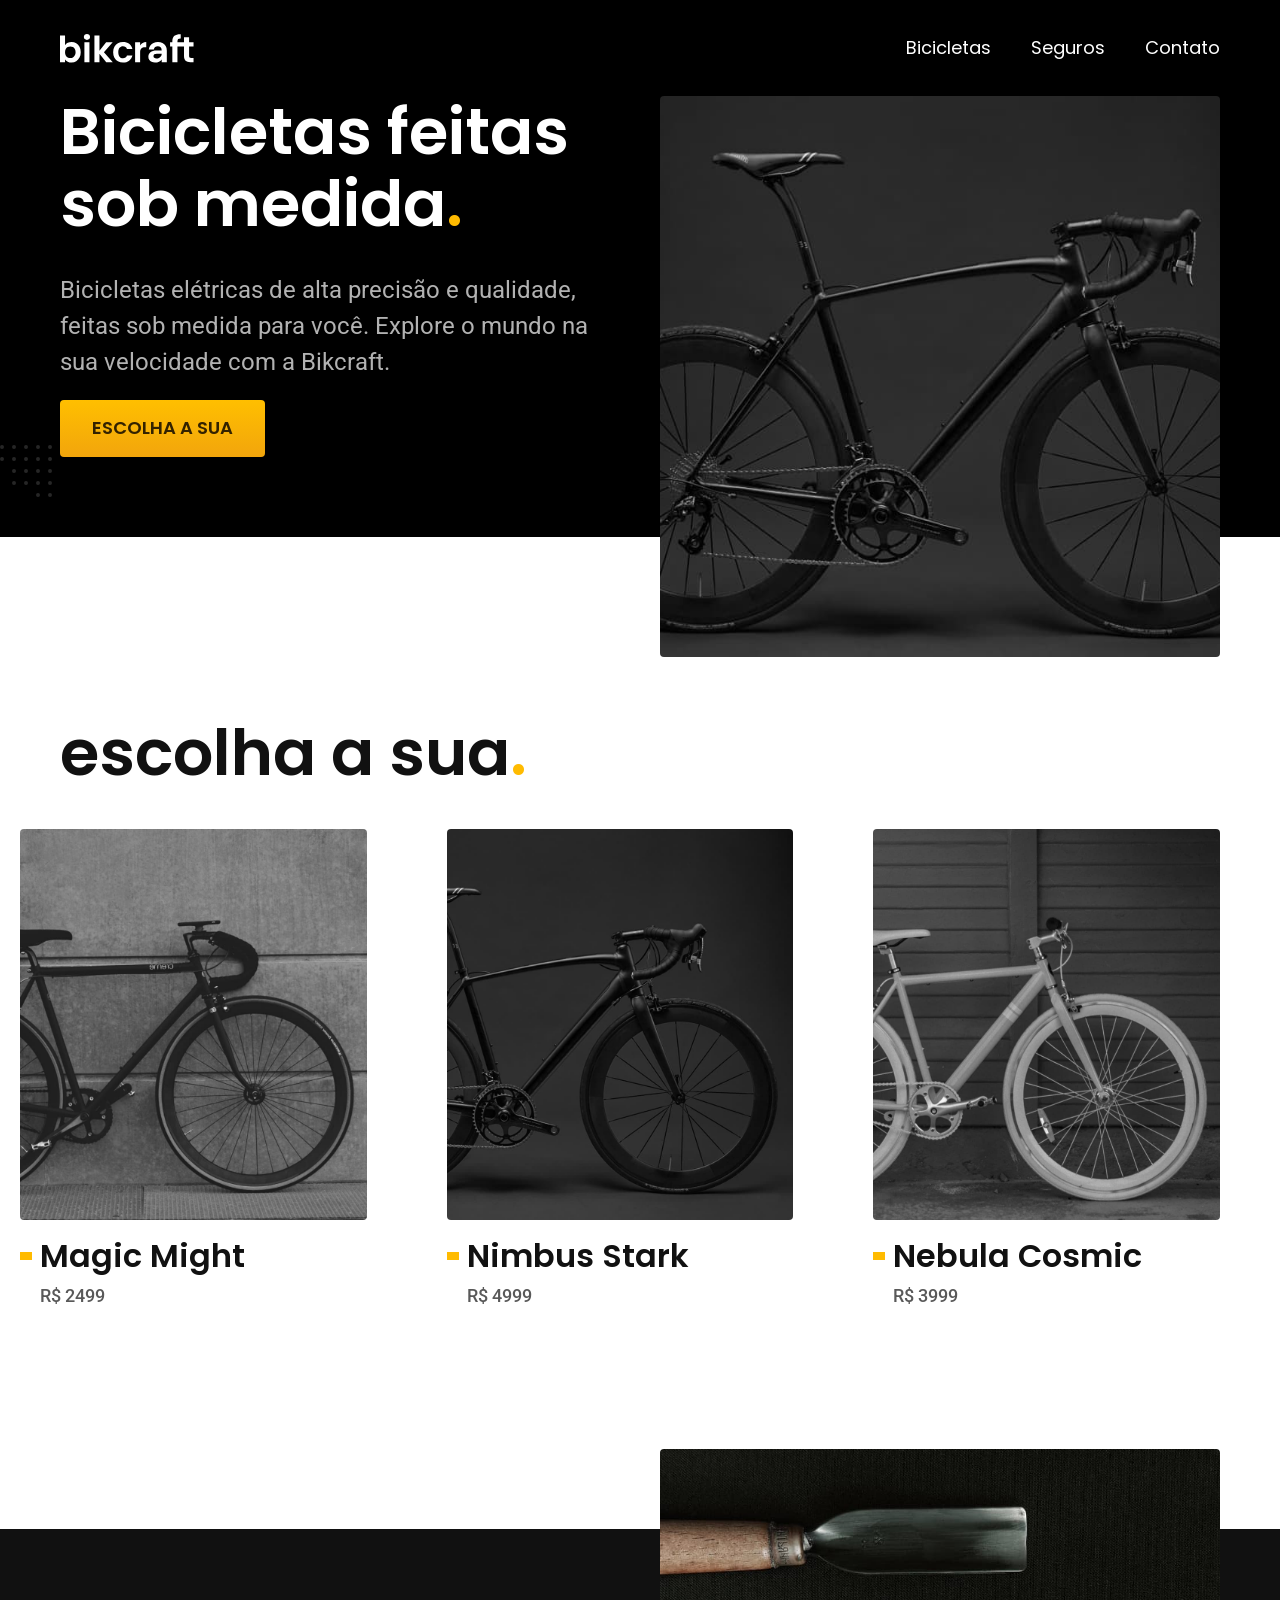
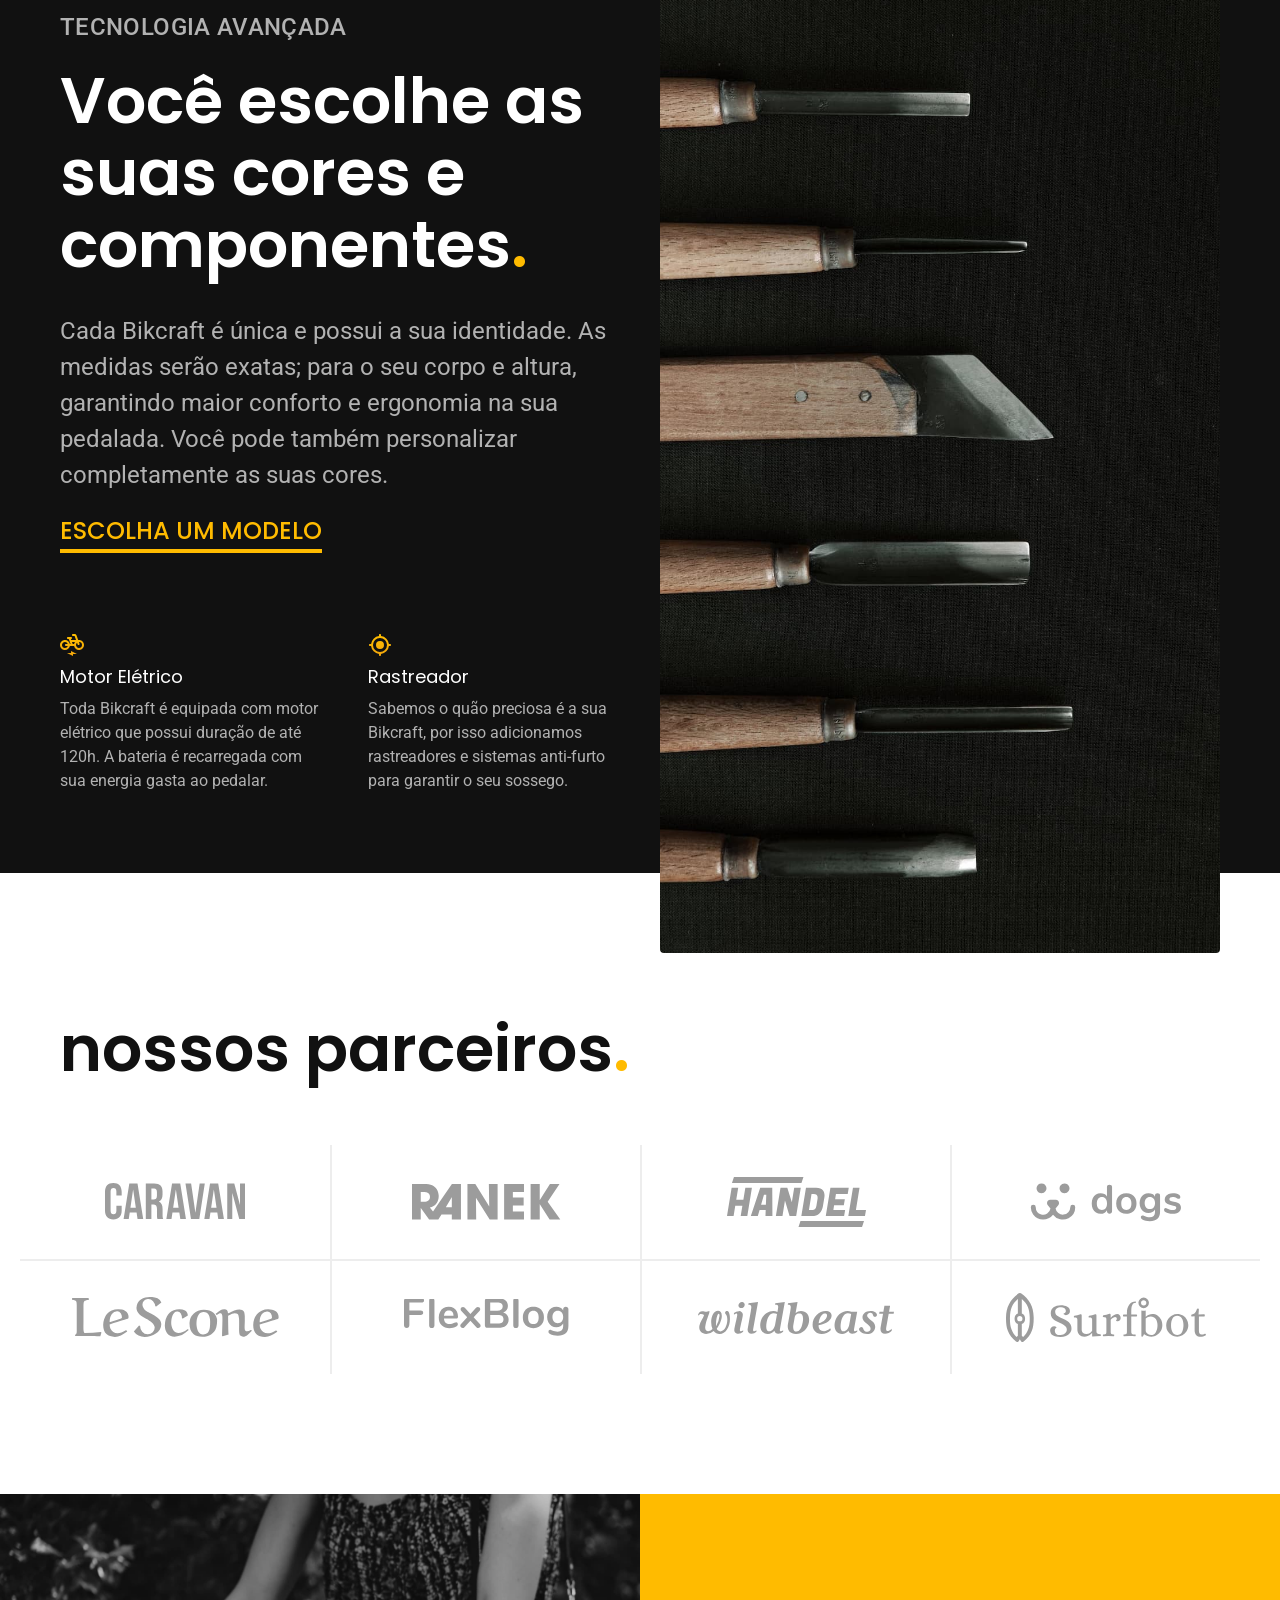
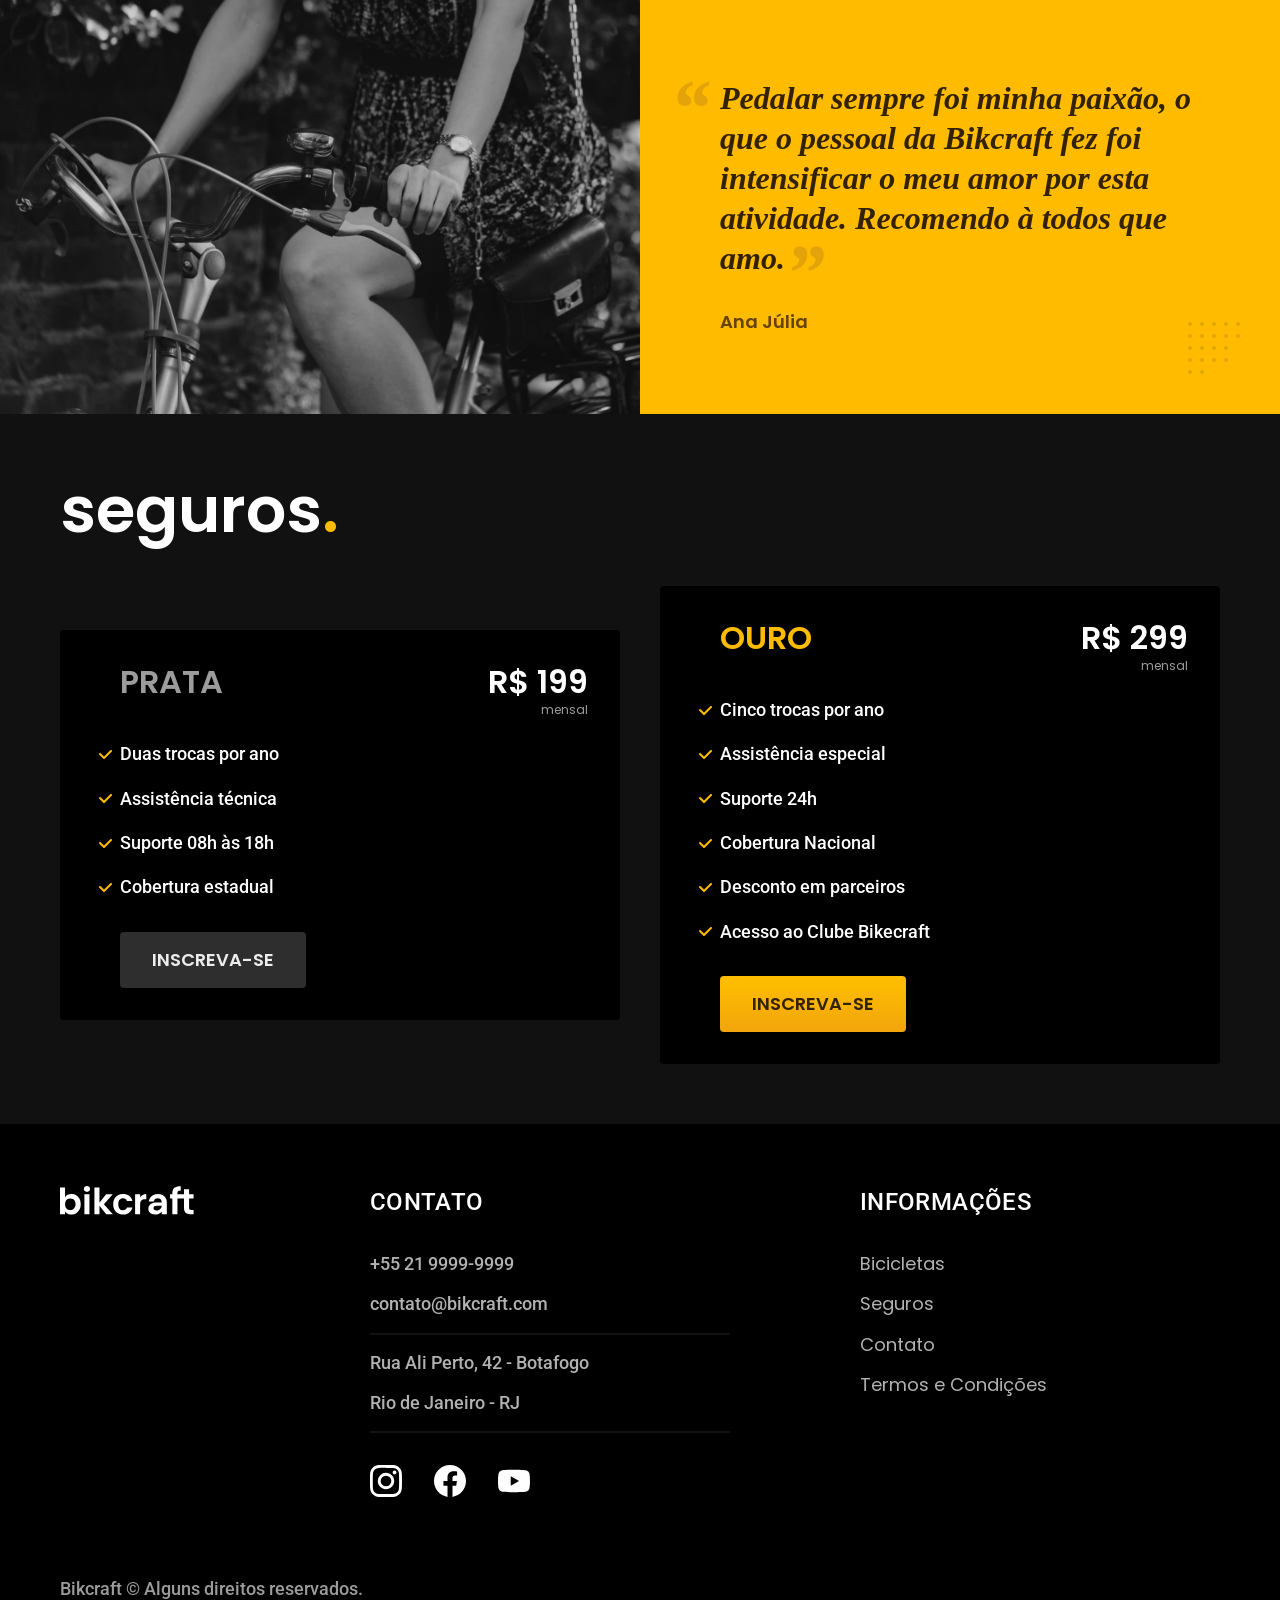
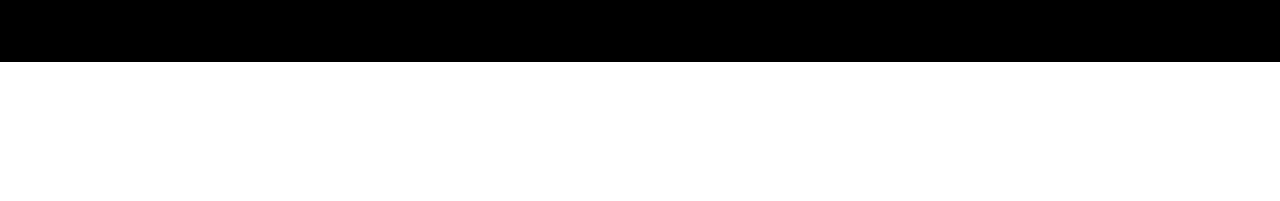
<file: index.html>
<!DOCTYPE html>

<html lang="pt-br">

<head>
  <meta charset="UTF-8">
  <meta name="viewport" content="width=device-width, initial-scale=1.0">
  <title>Bikcraft - Bicicletas Elétricas</title>
  <meta name="descripition" content="Bicicletas elétricas de alta precisão e qualidade,  feitas sob medida para o cliente. Explore o mundo na sua velocidade com a Bikcraft.">

  <link rel="preload" href="./css/style.css" as="style">
  <link rel="stylesheet" href="./css/style.css">
  <link rel="preconnect" href="https://fonts.googleapis.com">
  <link rel="preconnect" href="https://fonts.gstatic.com" crossorigin>
  <link href="https://fonts.googleapis.com/css2?family=Poppins:wght@400;600&family=Roboto:ital,wdth,wght@0,75..100,100..900;1,75..100,100..900&display=swap" rel="stylesheet">
</head>

<body>
  <header class="header-bg">
    <div class="header container">
      <a href="./">
        <img src="./img/bikcraft.svg" width="136" height="32" alt="Bikcraft">
      </a>

      <nav aria-label="primaria"></nav>
      <ul class="header-menu font-1-m cor-0">
        <li><a href="./bicicletas.html">Bicicletas</a></li>
        <li><a href="./seguros.html">Seguros</a></li>
        <li><a href="./contato.html">Contato</a></li>
      </ul>
    </div>
  </header>

  <main class="introducao-bg">
    <div class="introducao container">
      <div class="introducao-conteudo">
        <h1 class="font-1-xxl cor-0">Bicicletas feitas sob medida<span class="cor-p1">.</span></h1>
        <p class="font-2-l cor-5">Bicicletas elétricas de alta precisão e qualidade, feitas sob medida para você. Explore o mundo na sua velocidade com a Bikcraft.</p>
        <a class="botao" href="./bicicletas.html">Escolha a sua</a>
      </div>
      <picture>
        <source media="(max-width: 800px)" srcset="./img/bicicletas/nimbus.jpg">
        <img src="./img/fotos/introducao.jpg" width="1280" height="1600" alt="Bicicleta elétrica preta.">
      </picture>
    </div>

  </main>
  <article class="bicicletas-lista">
    <h2 class="container font-1-xxl">escolha a sua<span class="cor-p1">.</span></h2>

    <ul>
      <li>
        <a href="./bicicletas/magic.html">
          <img src="./img/bicicletas/magic-home.jpg" width="920" height="1040" alt="Bicicleta preta">
          <h3 class="font-1-xl">Magic Might</h3>
          <span class="font-2-m cor-8">R$ 2499</span>
      </li>
      <li>
        <a href="./bicicletas/magic.html">
          <img src="./img/bicicletas/nimbus-home.jpg" width="920" height="1040" alt="Bicicleta preta">
          <h3 class="font-1-xl">Nimbus Stark</h3>
          <span class="font-2-m cor-8">R$ 4999</span>
      </li>
      <li>
        <a href="./bicicletas/magic.html">
          <img src="./img/bicicletas/nebula-home.jpg" width="920" height="1040" alt="Bicicleta preta">
          <h3 class="font-1-xl">Nebula Cosmic</h3>
          <span class="font-2-m cor-8">R$ 3999</span>
      </li>
      </a>
    </ul>
  </article>

  <article class="tecnologia-bg">
    <div class="tecnologia container">
      <div class="tecnologia-conteudo">
        <span class="font-2-l-b cor-5">Tecnologia Avançada</span>
        <h2 class="font-1-xxl cor-0">Você escolhe as suas cores e componentes<span class="cor-p1">.</span></h2>
        <p class="font-2-l cor-5">Cada Bikcraft é única e possui a sua identidade. As medidas serão exatas; para o seu corpo e altura, garantindo maior conforto e ergonomia na sua pedalada. Você pode também personalizar completamente as suas cores.</p>
        <a class="link " href="./bicicletas.hmtl">Escolha um modelo</a>
        <div class="tecnologia-vantagens">
          <div>
            <img src="./img/icones/eletrica.svg" width="24" height="24" alt="">
            <h3 class="font-1-m cor-0">Motor Elétrico</h3>
            <p class="font-2-s cor-5">Toda Bikcraft é equipada com motor elétrico que possui duração de até 120h. A bateria é recarregada com sua energia gasta ao pedalar.</p>
          </div>
          <div>
            <img src="./img/icones/rastreador.svg" width="24" height="24" alt="">
            <h3 class="font-1-m cor-0">Rastreador</h3>
            <p class="font-2-s cor-5">Sabemos o quão preciosa é a sua Bikcraft, por isso adicionamos rastreadores e sistemas anti-furto para garantir o seu sossego.</p>
          </div>
        </div>
      </div>
      <div class="tecnologia-imagem">
        <img src="./img/fotos/tecnologia.jpg" width="1200" height="1920" alt="">
      </div>
    </div>
  </article>

  <section class="parceiros" aria-label="Nossos Parceiros">
    <h2 class="container font-1-xxl">nossos parceiros<span class="cor-p1">.</span></h2>

    <ul>
      <li><img src="./img/parceiros/caravan.svg" width="140" height="38" alt="caravan"></li>
      <li><img src="./img/parceiros/ranek.svg" width="149" height="36" alt="ranek"></li>
      <li><img src="./img/parceiros/handel.svg" width="139" height="50" alt="caravan"></li>
      <li><img src="./img/parceiros/dogs.svg" width="152" height="39" alt="dogs"></li>
      <li><img src="./img/parceiros/lescone.svg" width="208" height="41" alt="lescone"></li>
      <li><img src="./img/parceiros/flexblog.svg" width="165" height="38" alt="flexblog"></li>
      <li><img src="./img/parceiros/wildbeast.svg" width="196" height="34" alt="wildbeast.svg"></li>
      <li><img src="./img/parceiros/surfbot.svg" width="200" height="49" alt="surfbot.svg"></li>
    </ul>
  </section>

  <section class="depoimento" aria-label="Depoimento">
    <div>
      <img src="./img/fotos/depoimento.jpg" width="1560" height="1360" alt="Pessoa pedalando uma bicicleta Bikcraft">
    </div>
    <div class="depoimento-conteudo">
      <blockquote class="font-1-xl cor-p5">
        <p>Pedalar sempre foi minha paixão, o que o pessoal da Bikcraft fez foi intensificar o meu amor por esta atividade. Recomendo à todos que amo.</p>
      </blockquote>
      <span class="font-1-m-b cor-p4">Ana Júlia</span>
    </div>
  </section>

  <article class="seguros-bg">
    <div class="seguros container">
      <h2 class="font-1-xxl cor-0">seguros<span class="cor-p1">.</span></h2>
      <div class="seguros-item">
        <h3 class="font-1-xl cor-6">PRATA</h3>
        <span class="font-1-xl cor-0">R$ 199 <span class="font-1-xs cor-6">mensal</span></span>
        <ul class="font-2-m cor-0">
          <li>Duas trocas por ano</li>
          <li>Assistência técnica</li>
          <li>Suporte 08h às 18h</li>
          <li>Cobertura estadual</li>
        </ul>
        <a class="botao secundario" href="./orcamento/html">Inscreva-se</a>
      </div>

      <div class="seguros-item">
        <h3 class="font-1-xl cor-p1">OURO</h3>
        <span class="font-1-xl cor-0">R$ 299 <span class="font-1-xs cor-6">mensal</span></span>
        <ul class="font-2-m cor-0">
          <li>Cinco trocas por ano</li>
          <li>Assistência especial</li>
          <li>Suporte 24h</li>
          <li>Cobertura Nacional</li>
          <li>Desconto em parceiros</li>
          <li>Acesso ao Clube Bikecraft</li>
        </ul>
        <a class="botao" href="./orcamento/html">Inscreva-se</a>
      </div>
    </div>
  </article>

  <footer class="footer-bg">
    <div class="footer container">
      <img src="./img/bikcraft.svg" width="136" height="32" alt="Bikcraft">
      <div class="footer-contato">
        <h3 class="font-2-l-b cor-0">Contato</h3>
        <ul class="font-2-m cor-5">
          <li><a href="tel:+552199999999">+55 21 9999-9999</a></li>
          <li><a href="mailto:contato@bikcraft.com">contato@bikcraft.com</a></li>
          <li>Rua Ali Perto, 42 - Botafogo</li>
          <li>Rio de Janeiro - RJ</li>
        </ul>
        <div class="footer-redes">
          <a href="./"><img src="./img/redes/instagram.svg" width="32" height="32" alt="Instagram"></a>
          <a href="./"><img src="./img/redes/facebook.svg" width="32" height="32" alt="Facebook"></a>
          <a href="./"><img src="./img/redes/youtube.svg" width="32" height="32" alt="Youtube"></a>
        </div>
      </div>
      <div class="footer-informacoes">
        <h3 class="font-2-l-b cor-0">Informações</h3>
        <nav>
          <ul class="font-1-m cor-5">
            <li><a href="./bicicletas.html">Bicicletas</a></li>
            <li><a href="./seguros.html">Seguros</a></li>
            <li><a href="./contato.html">Contato</a></li>
            <li><a href="./termos.html">Termos e Condições</a></li>
          </ul>
        </nav>
      </div>
      <p class="footer-copy font-2-m cor-6">Bikcraft © Alguns direitos reservados.</p>
    </div>
  </footer>
</body>

</html>
</file>
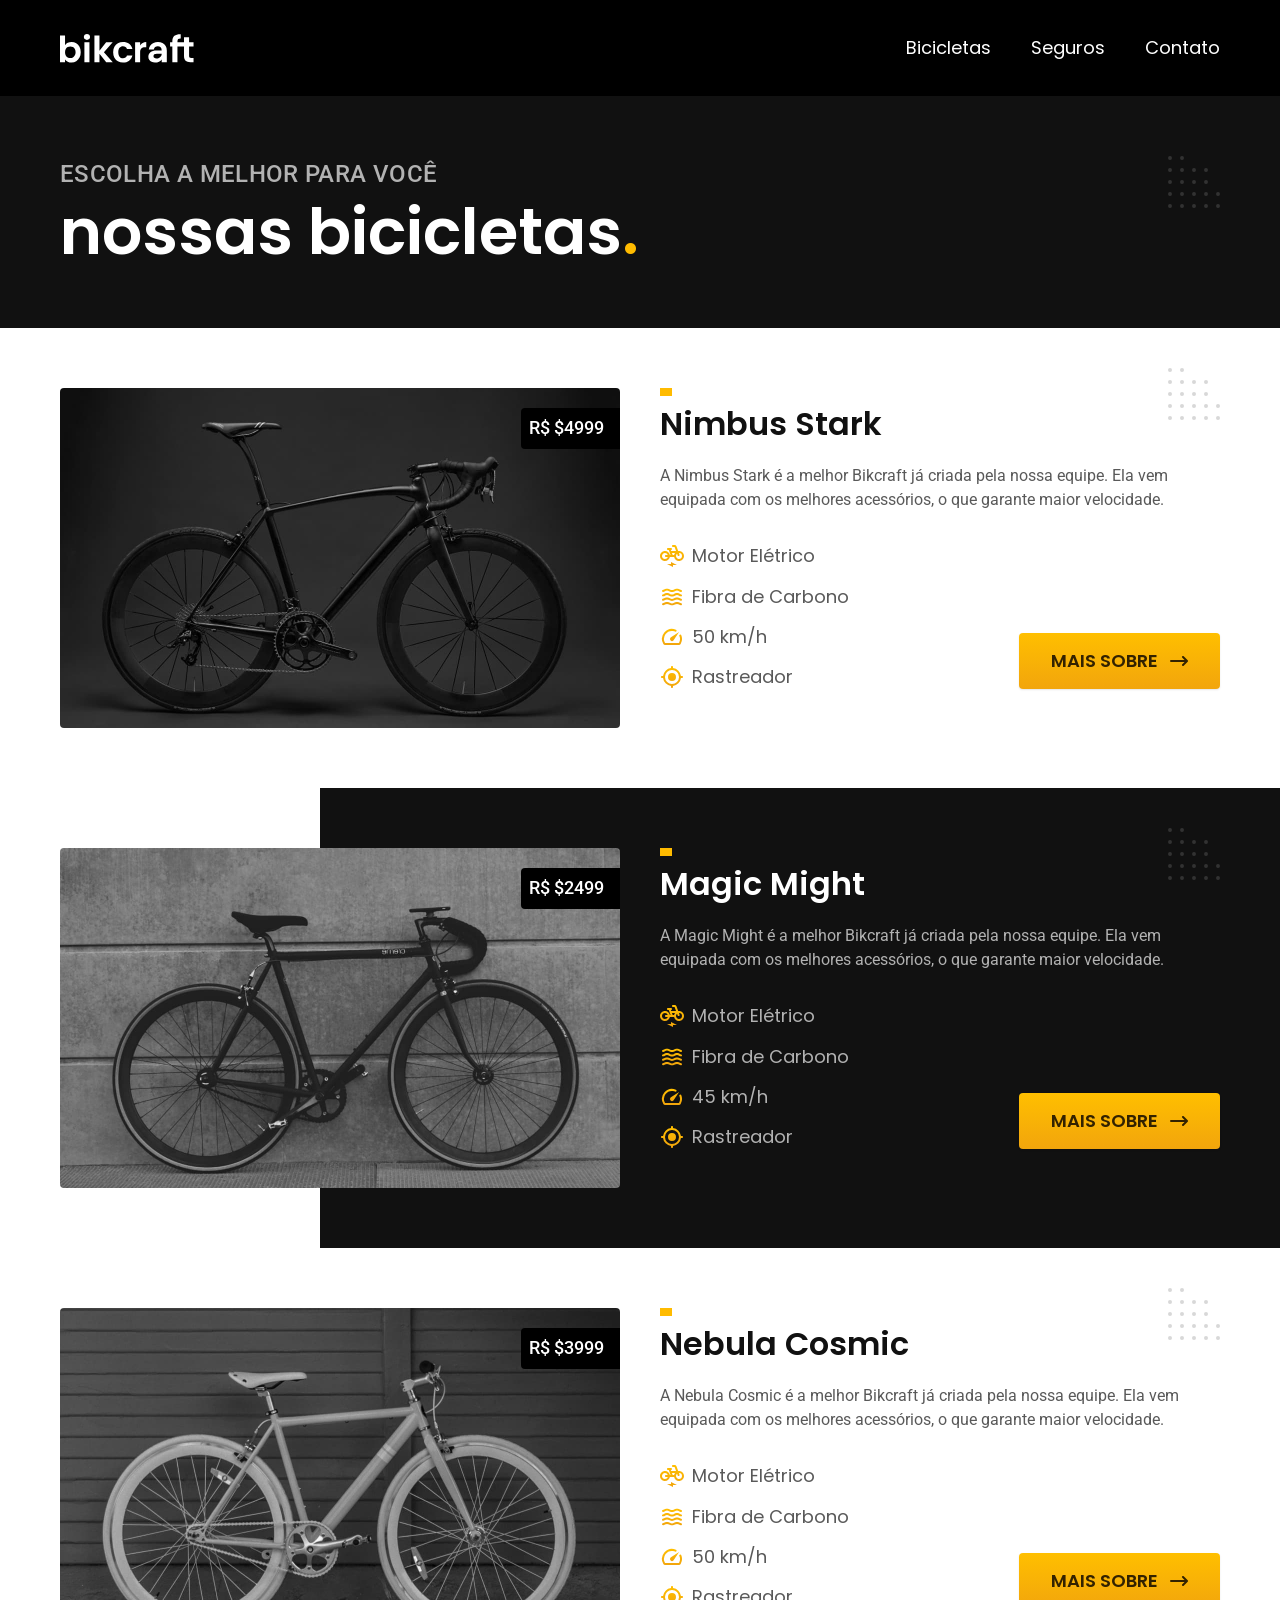
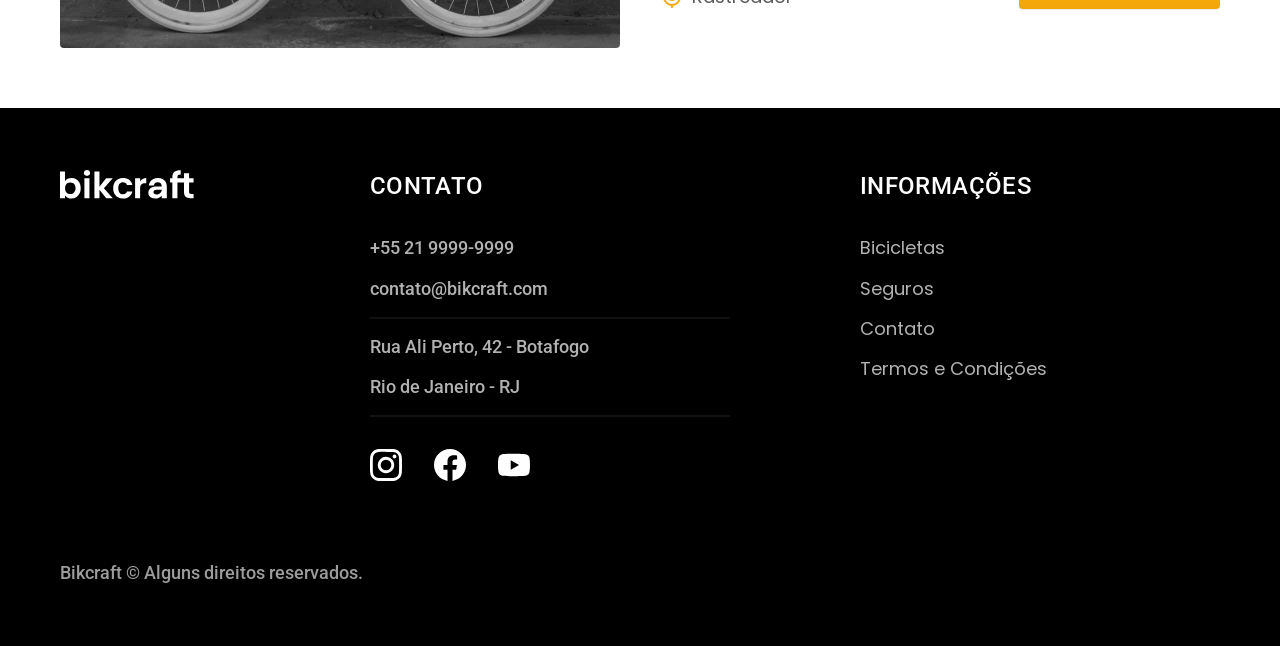
<file: bicicletas.html>
<!DOCTYPE html>

<html lang="pt-br">

<head>
  <meta charset="UTF-8">
  <meta name="viewport" content="width=device-width, initial-scale=1.0">
  <title>Bicicletas | Bikcraft</title>
  <meta name="descripition" content="Termos e condições.">

  <link rel="preload" href="./css/style.css" as="style">
  <link rel="stylesheet" href="./css/style.css">
  <link rel="preconnect" href="https://fonts.googleapis.com">
  <link rel="preconnect" href="https://fonts.gstatic.com" crossorigin>
  <link href="https://fonts.googleapis.com/css2?family=Poppins:wght@400;600&family=Roboto:ital,wdth,wght@0,75..100,100..900;1,75..100,100..900&display=swap" rel="stylesheet">
</head>

<body id="bicicletas">
  <header class="header-bg">
    <div class="header container">
      <a href="./">
        <img src="./img/bikcraft.svg" width="136" height="32" alt="Bikcraft">
      </a>

      <nav aria-label="primaria"></nav>
      <ul class="header-menu font-1-m cor-0">
        <li><a href="./bicicletas.html">Bicicletas</a></li>
        <li><a href="./seguros.html">Seguros</a></li>
        <li><a href="./contato.html">Contato</a></li>
      </ul>
    </div>
  </header>

  <main>
    <div class="titulo-bg">
      <div class="titulo container">
        <p class="font-2-l-b cor-5">Escolha a melhor para você</p>
        <h1 class="font-1-xxl cor-0">nossas bicicletas<span class="cor-p1">.</span></h1>
      </div>
    </div>

    <div class="bicicletas container">
      <div class="bicicletas-imagem">
        <img src="./img/bicicletas/nimbus.jpg" width="1120" height="680" alt="Bicicleta preta">
        <span class="font-2-m cor-0">R$ $4999</span>
      </div>
      <div class="bicicletas-conteudo">
        <h2 class="font-1-xl">Nimbus Stark</h2>
        <p class="font-2-s cor-8">A Nimbus Stark é a melhor Bikcraft já criada pela nossa equipe. Ela vem equipada com os melhores acessórios, o que garante maior velocidade.</p>
        <ul class="font-1-m cor-8">
          <li><img src="./img/icones/eletrica.svg" width="32" height="32" alt="">
            Motor Elétrico
          </li>
          <li><img src="./img/icones/carbono.svg" width="32" height="32" alt="">
            Fibra de Carbono
          </li>
          <li><img src="./img/icones/velocidade.svg" width="32" height="32" alt="">
            50 km/h
          </li>
          <li><img src="./img/icones/rastreador.svg" width="32" height="32" alt="">
            Rastreador
          </li>
        </ul>
        <a class="botao seta" href="./bicicletas/nimbus.html">Mais Sobre</a>
      </div>
    </div>

    <div class="bicicletas-bg">
      <div class="bicicletas container">
        <div class="bicicletas-imagem">
          <img src="./img/bicicletas/magic.jpg" width="1120" height="680" alt="Bicicleta preta">
          <span class="font-2-m cor-0">R$ $2499</span>
        </div>
        <div class="bicicletas-conteudo">
          <h2 class="font-1-xl cor-0">Magic Might</h2>
          <p class="font-2-s cor-5">A Magic Might é a melhor Bikcraft já criada pela nossa equipe. Ela vem equipada com os melhores acessórios, o que garante maior velocidade.</p>
          <ul class="font-1-m cor-5">
            <li><img src="./img/icones/eletrica.svg" width="32" height="32" alt="">
              Motor Elétrico
            </li>
            <li><img src="./img/icones/carbono.svg" width="32" height="32" alt="">
              Fibra de Carbono
            </li>
            <li><img src="./img/icones/velocidade.svg" width="32" height="32" alt="">
              45 km/h
            </li>
            <li><img src="./img/icones/rastreador.svg" width="32" height="32" alt="">
              Rastreador
            </li>
          </ul>
          <a class="botao seta" href="./bicicletas/magic.html">Mais Sobre</a>
        </div>
      </div>
    </div>

    <div class="bicicletas container">
      <div class="bicicletas-imagem">
        <img src="./img/bicicletas/nebula.jpg" alt="Bicicleta preta">
        <span class="font-2-m cor-0">R$ $3999</span>
      </div>
      <div class="bicicletas-conteudo">
        <h2 class="font-1-xl">Nebula Cosmic</h2>
        <p class="font-2-s cor-8">A Nebula Cosmic é a melhor Bikcraft já criada pela nossa equipe. Ela vem equipada com os melhores acessórios, o que garante maior velocidade.</p>
        <ul class="font-1-m cor-8">
          <li><img src="./img/icones/eletrica.svg" width="32" height="32" alt="">
            Motor Elétrico
          </li>
          <li><img src="./img/icones/carbono.svg" width="32" height="32" alt="">
            Fibra de Carbono
          </li>
          <li><img src="./img/icones/velocidade.svg" width="32" height="32" alt="">
            50 km/h
          </li>
          <li><img src="./img/icones/rastreador.svg" width="32" height="32" alt="">
            Rastreador
          </li>
        </ul>
        <a class="botao seta" href="./bicicletas/nebula.html">Mais Sobre</a>
      </div>
    </div>

  </main>

  <footer class="footer-bg">
    <div class="footer container">
      <img src="./img/bikcraft.svg" width="136" height="32" alt="Bikcraft">
      <div class="footer-contato">
        <h3 class="font-2-l-b cor-0">Contato</h3>
        <ul class="font-2-m cor-5">
          <li><a href="tel:+552199999999">+55 21 9999-9999</a></li>
          <li><a href="mailto:contato@bikcraft.com">contato@bikcraft.com</a></li>
          <li>Rua Ali Perto, 42 - Botafogo</li>
          <li>Rio de Janeiro - RJ</li>
        </ul>
        <div class="footer-redes">
          <a href="./"><img src="./img/redes/instagram.svg" width="32" height="32" alt="Instagram"></a>
          <a href="./"><img src="./img/redes/facebook.svg" width="32" height="32" alt="Facebook"></a>
          <a href="./"><img src="./img/redes/youtube.svg" width="32" height="32" alt="Youtube"></a>
        </div>
      </div>
      <div class="footer-informacoes">
        <h3 class="font-2-l-b cor-0">Informações</h3>
        <nav>
          <ul class="font-1-m cor-5">
            <li><a href="./bicicletas.html">Bicicletas</a></li>
            <li><a href="./seguros.html">Seguros</a></li>
            <li><a href="./contato.html">Contato</a></li>
            <li><a href="./termos.html">Termos e Condições</a></li>
          </ul>
        </nav>
      </div>
      <p class="footer-copy font-2-m cor-6">Bikcraft © Alguns direitos reservados.</p>
    </div>
  </footer>
</body>
</file>
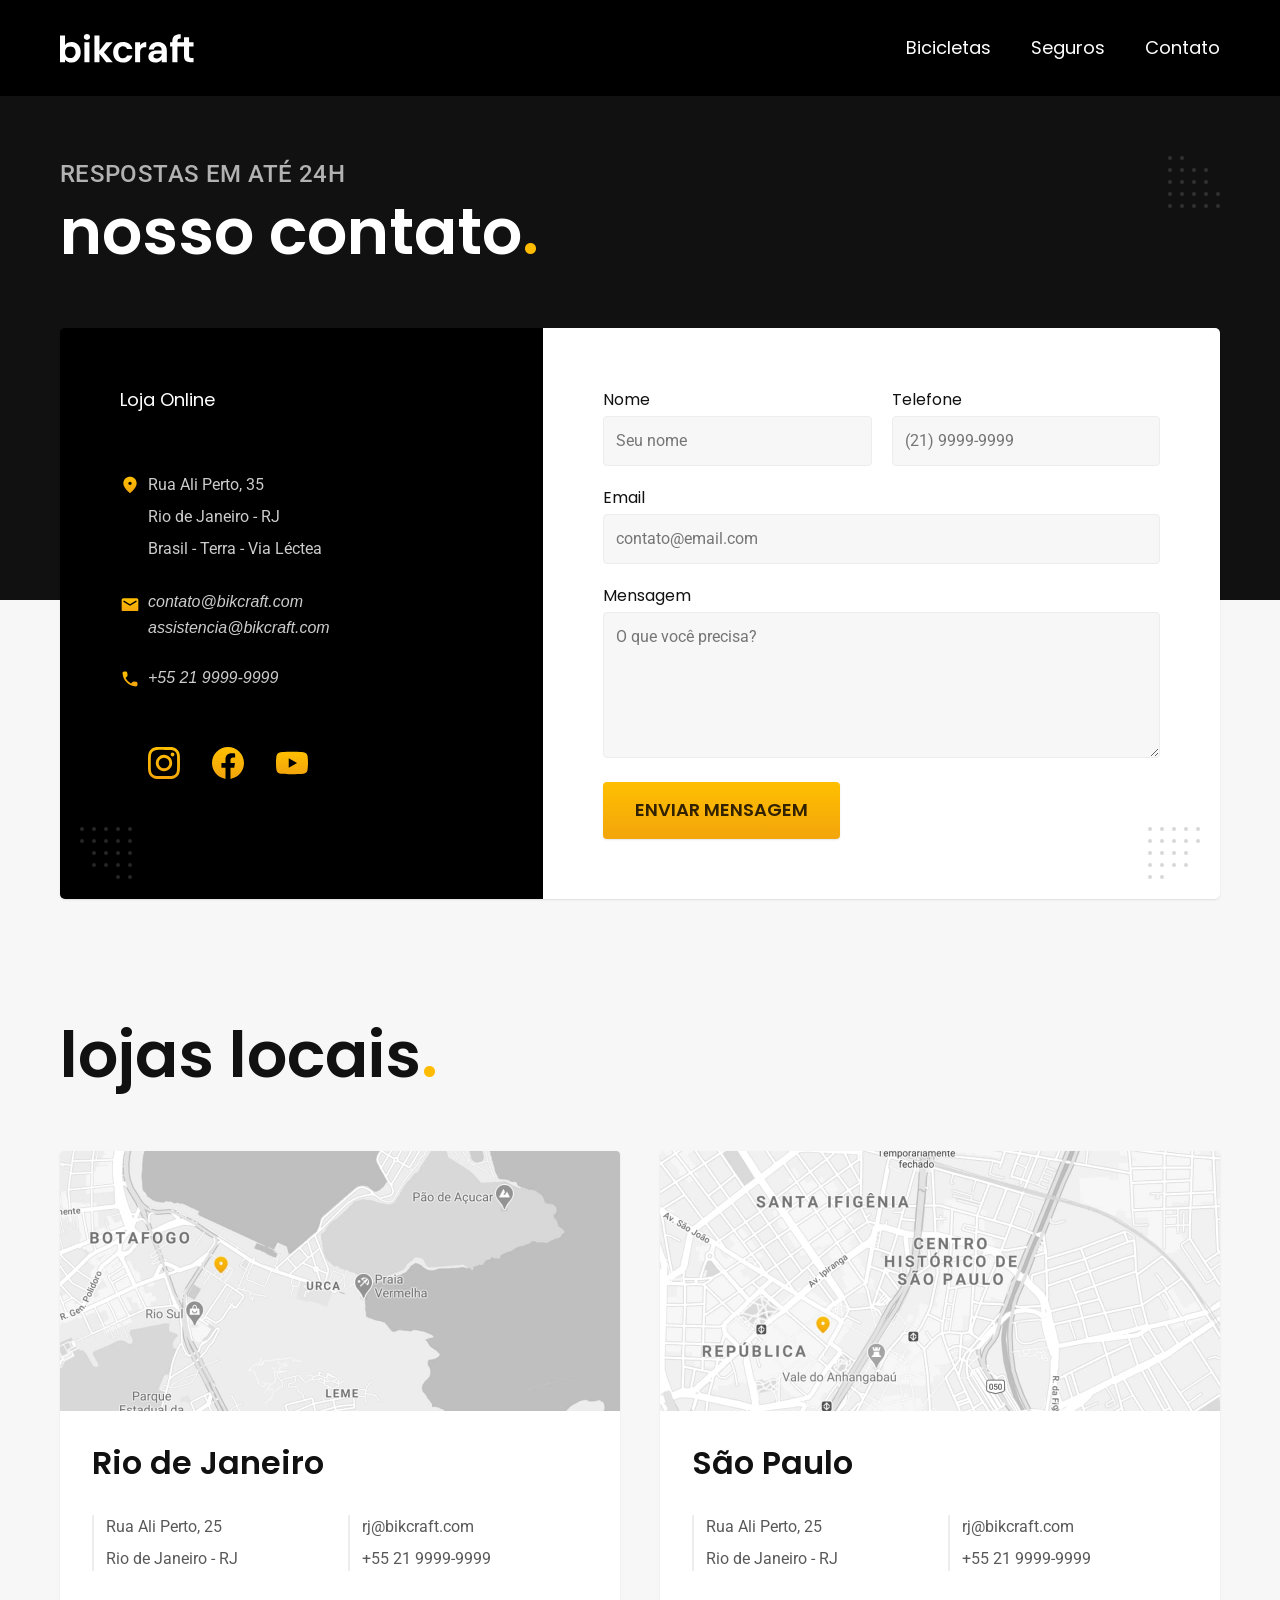
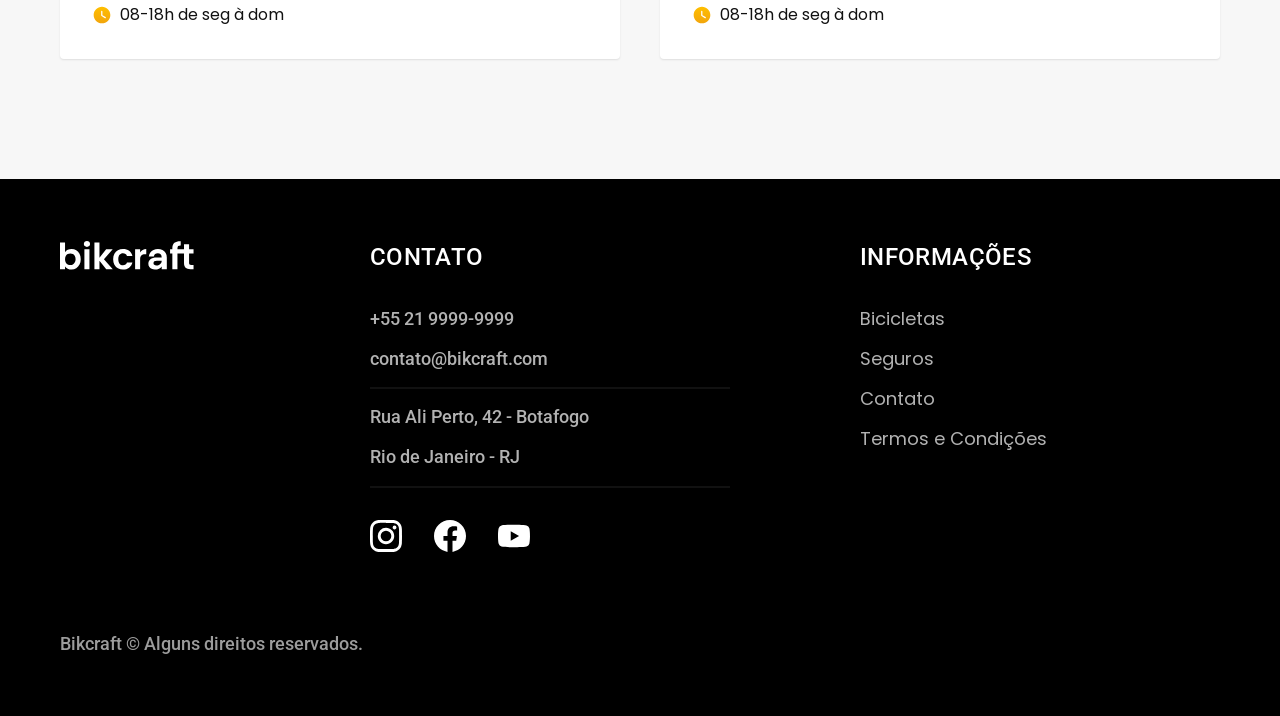
<file: contato.html>
<!DOCTYPE html>

<html lang="pt-br">

<head>
  <meta charset="UTF-8">
  <meta name="viewport" content="width=device-width, initial-scale=1.0">
  <title>Contato | Bikcraft</title>
  <meta name="descripition" content="Termos e condições.">

  <link rel="preload" href="./css/style.css" as="style">
  <link rel="stylesheet" href="./css/style.css">
  <link rel="preconnect" href="https://fonts.googleapis.com">
  <link rel="preconnect" href="https://fonts.gstatic.com" crossorigin>
  <link href="https://fonts.googleapis.com/css2?family=Poppins:wght@400;600&family=Roboto:ital,wdth,wght@0,75..100,100..900;1,75..100,100..900&display=swap" rel="stylesheet">
</head>

<body id="contato">
  <header class="header-bg">
    <div class="header container">
      <a href="./">
        <img src="./img/bikcraft.svg" width="136" height="32" alt="Bikcraft">
      </a>

      <nav aria-label="primaria"></nav>
      <ul class="header-menu font-1-m cor-0">
        <li><a href="./bicicletas.html">Bicicletas</a></li>
        <li><a href="./seguros.html">Seguros</a></li>
        <li><a href="./contato.html">Contato</a></li>
      </ul>
    </div>
  </header>

  <main>
    <div class="titulo-bg">
      <div class="titulo container">
        <p class="font-2-l-b cor-5">Respostas em até 24h</p>
        <h1 class="font-1-xxl cor-0">nosso contato<span class="cor-p1">.</span></h1>
      </div>
    </div>

    <div class="contato container">
      <section class="contato-dados" aria-label="Endereço">
        <h2 class="font-1-m cor-0">Loja Online</h2>
        <div class="contato-endereco font-2-s cor-4">
          <p>Rua Ali Perto, 35</p>
          <p>Rio de Janeiro - RJ</p>
          <p>Brasil - Terra - Via Léctea</p>
        </div>
        <address class="contato-meios font2-s cor-4">
          <a href="mailto:contato@bikcraft.com">contato@bikcraft.com</a>
          <a href="mailto:assistencia@bikcraft.com">assistencia@bikcraft.com</a>
          <a href="tel:+552199999999">+55 21 9999-9999</a>
        </address>
        <div class="contato-redes ">
          <a href="./"><img src="./img/redes/instagram-p.svg" width="32" height="32" alt="Instagram"></a>
          <a href="./"><img src="./img/redes/facebook-p.svg" width="32" height="32" alt="Facebook"></a>
          <a href="./"><img src="./img/redes/youtube-p.svg" width="32" height="32" alt="Youtube"></a>
        </div>
      </section>
      <section class="contato-formulario" aria-label="Formulário">
        <form class="form" action="./contato.html">
          <div>
            <label for="nome">Nome</label>
            <input type="text" id="nome" name="nome" placeholder="Seu nome">
          </div>
          <div>
            <label for="telefone">Telefone</label>
            <input type="text" id="telefone" name="telefone" placeholder="(21) 9999-9999">
          </div>
          <div class="col-2">
            <label for="email">Email</label>
            <input type="email" id="email" name="email" placeholder="contato@email.com">
          </div>
          <div class="col-2">
            <label for="mensagem">Mensagem</label>
            <textarea rows="5" id="mensagem" name="mensagem" placeholder="O que você precisa?"></textarea>
          </div>
          <button class="botao col-2">Enviar Mensagem</button>
        </form>
      </section>
    </div>
    </div>

  </main>

  <article class="lojas container">
    <h2 class="font-1-xxl">lojas locais<span class="cor-p1">.</span></h2>
    <div class="lojas-item">
      <img src="./img/lojas/rj.jpg" width="1120" height="520" alt="mapa marcando o endereço em Rua Ali Perto, 25 - Rio de Janeiro - RJ">
      <div class="lojas-conteudo">
        <h3 class="font-1-xl">Rio de Janeiro</h3>
        <div class="lojas-dados font-2-s cor-8">
          <p>Rua Ali Perto, 25</p>
          <p>Rio de Janeiro - RJ</p>
        </div>
        <div class="lojas-dados font-2-s cor-8">
          <a href="mailto:rj@bikcraft.com">rj@bikcraft.com</a>
          <a href="tel:+552199999999">+55 21 9999-9999</a>
        </div>
        <p class="lojas-tempo font-1-s"><img src="./img/icones/horario.svg" width="20" height="20" alt="">08-18h de seg à dom</p>
      </div>
    </div>

    <div class="lojas-item">
      <img src="./img/lojas/sp.jpg" width="1120" height="520" alt="mapa marcando o endereço em Rua Ali Perto, 25 - São Paulo - SP">
      <div class="lojas-conteudo">
        <h3 class="font-1-xl">São Paulo</h3>
        <div class="lojas-dados font-2-s cor-8">
          <p>Rua Ali Perto, 25</p>
          <p>Rio de Janeiro - RJ</p>
        </div>
        <div class="lojas-dados font-2-s cor-8">
          <a href="mailto:sp@bikcraft.com">rj@bikcraft.com</a>
          <a href="tel:+551199999999">+55 21 9999-9999</a>
        </div>
        <p class="lojas-tempo font-1-s"><img src="./img/icones/horario.svg" width="20" height="20" alt="">08-18h de seg à dom</p>
      </div>
    </div>
  </article>

  <footer class="footer-bg">
    <div class="footer container">
      <img src="./img/bikcraft.svg" width="136" height="32" alt="Bikcraft">
      <div class="footer-contato">
        <h3 class="font-2-l-b cor-0">Contato</h3>
        <ul class="font-2-m cor-5">
          <li><a href="tel:+552199999999">+55 21 9999-9999</a></li>
          <li><a href="mailto:contato@bikcraft.com">contato@bikcraft.com</a></li>
          <li>Rua Ali Perto, 42 - Botafogo</li>
          <li>Rio de Janeiro - RJ</li>
        </ul>
        <div class="footer-redes">
          <a href="./"><img src="./img/redes/instagram.svg" width="32" height="32" alt="Instagram"></a>
          <a href="./"><img src="./img/redes/facebook.svg" width="32" height="32" alt="Facebook"></a>
          <a href="./"><img src="./img/redes/youtube.svg" width="32" height="32" alt="Youtube"></a>
        </div>
      </div>
      <div class="footer-informacoes">
        <h3 class="font-2-l-b cor-0">Informações</h3>
        <nav>
          <ul class="font-1-m cor-5">
            <li><a href="./bicicletas.html">Bicicletas</a></li>
            <li><a href="./seguros.html">Seguros</a></li>
            <li><a href="./contato.html">Contato</a></li>
            <li><a href="./termos.html">Termos e Condições</a></li>
          </ul>
        </nav>
      </div>
      <p class="footer-copy font-2-m cor-6">Bikcraft © Alguns direitos reservados.</p>
    </div>
  </footer>
</body>
</file>
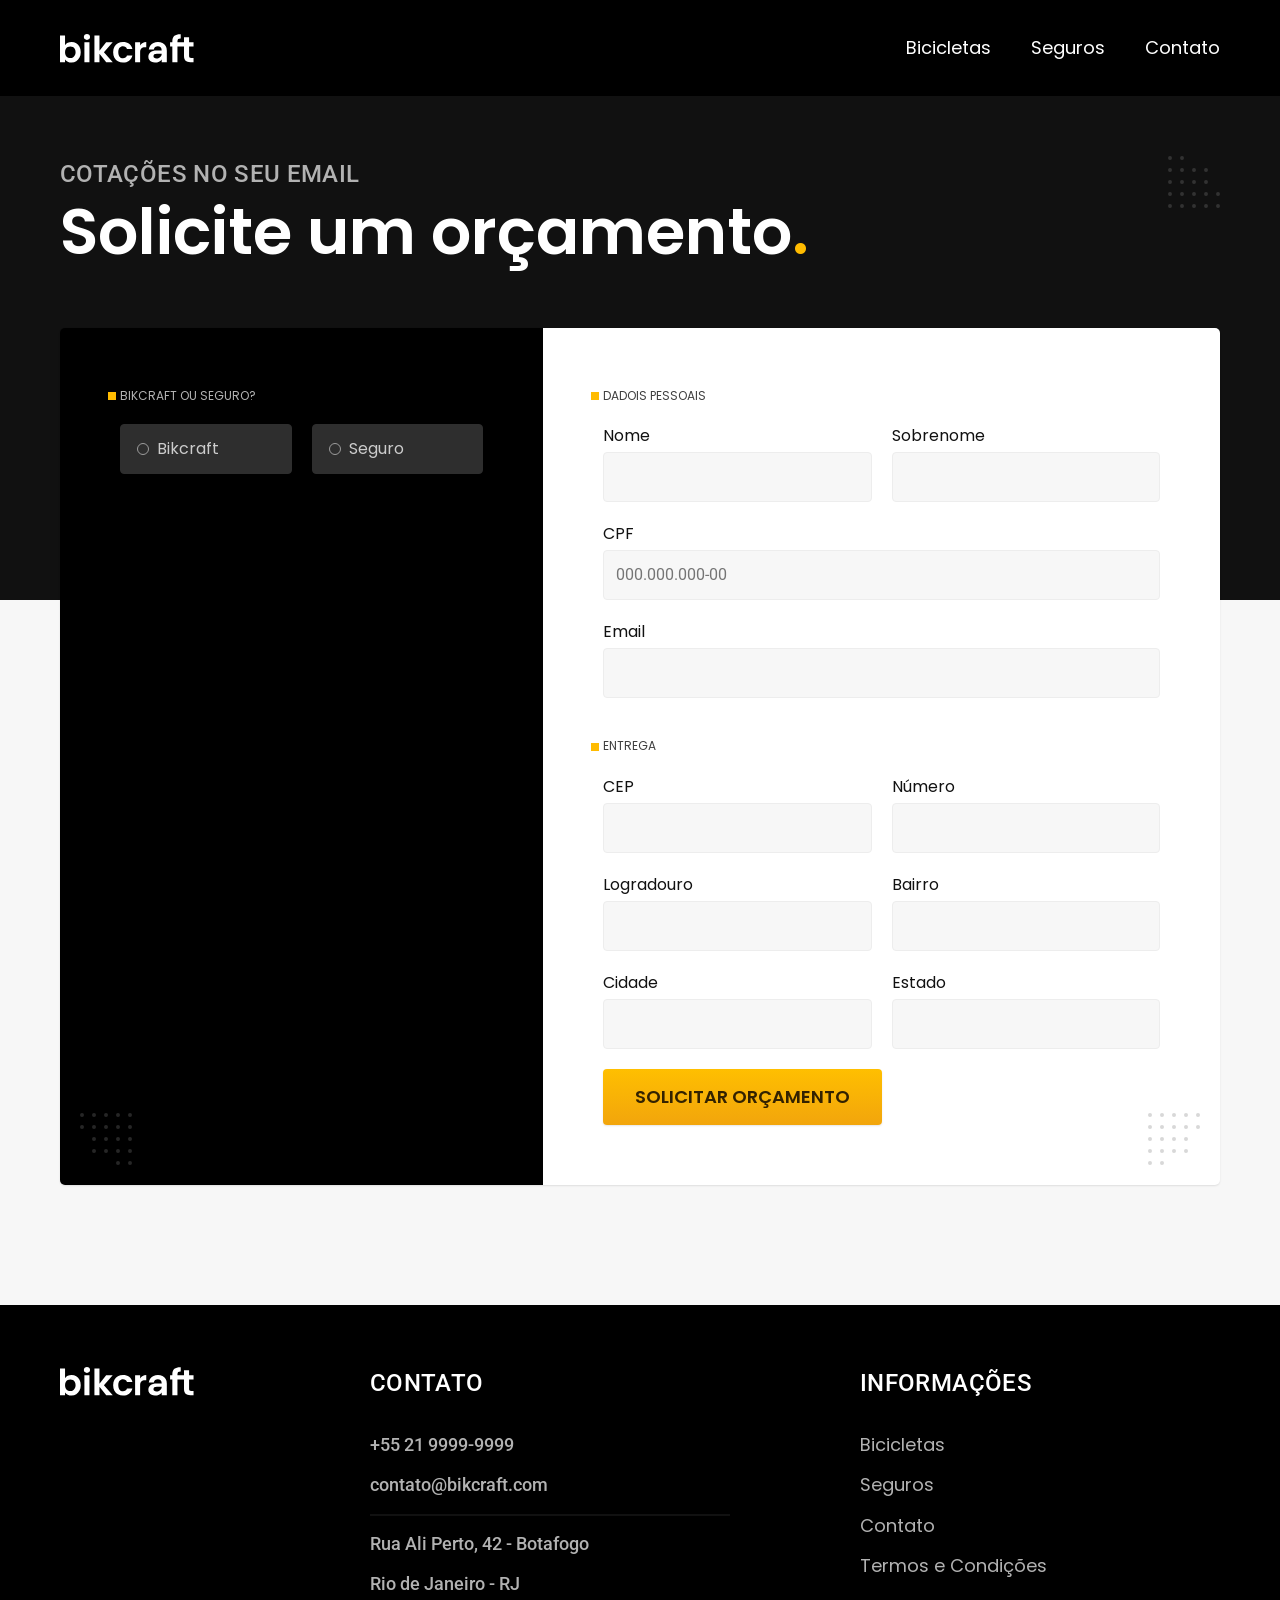
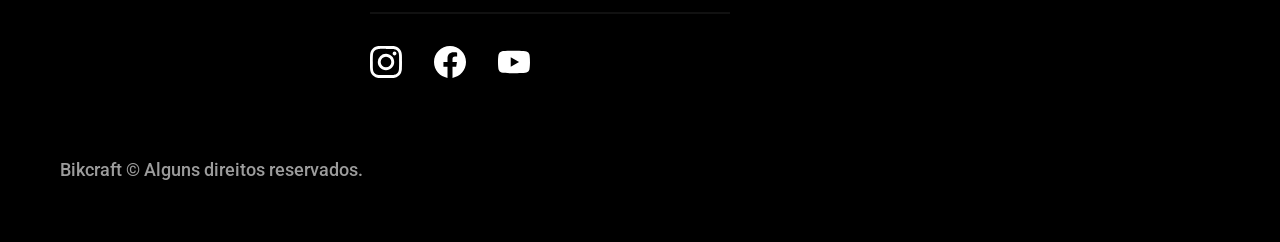
<file: orcamento.html>
<!DOCTYPE html>

<html lang="pt-br">

<head>
  <meta charset="UTF-8">
  <meta name="viewport" content="width=device-width, initial-scale=1.0">
  <title>Orcamento | Bikcraft</title>
  <meta name="descripition" content="Termos e condições.">

  <link rel="preload" href="./css/style.css" as="style">
  <link rel="stylesheet" href="./css/style.css">
  <link rel="preconnect" href="https://fonts.googleapis.com">
  <link rel="preconnect" href="https://fonts.gstatic.com" crossorigin>
  <link href="https://fonts.googleapis.com/css2?family=Poppins:wght@400;600&family=Roboto:ital,wdth,wght@0,75..100,100..900;1,75..100,100..900&display=swap" rel="stylesheet">
</head>

<body id="orcamento">
  <header class="header-bg">
    <div class="header container">
      <a href="./">
        <img src="./img/bikcraft.svg" width="136" height="32" alt="Bikcraft">
      </a>

      <nav aria-label="primaria"></nav>
      <ul class="header-menu font-1-m cor-0">
        <li><a href="./bicicletas.html">Bicicletas</a></li>
        <li><a href="./seguros.html">Seguros</a></li>
        <li><a href="./contato.html">Contato</a></li>
      </ul>
    </div>
  </header>

  <main>
    <div class="titulo-bg">
      <div class="titulo container">
        <p class="font-2-l-b cor-5">Cotações no seu email</p>
        <h1 class="font-1-xxl cor-0">Solicite um orçamento<span class="cor-p1">.</span></h1>
      </div>
    </div>

    <form class="orcamento container" action="./">
      <div class="orcamento-produto">
        <h2 class="font-1-xs cor-5">Bikcraft ou Seguro?</h2>

        <input type="radio" name="tipo" value="bikcraft" id="bikcraft">
        <label for="bikcraft">Bikcraft</label>

        <input type="radio" name="tipo" value="seguro" id="seguro">
        <label for="seguro">Seguro</label>

        <div class="orcamento-conteudo" id="orcamento-bikcraft">
          <h2 class="font-1-xs cor-5">Escolha a sua</h2>

          <input type="radio" name="produto" value="nimbus" id="nimbus">
          <label for="nimbus">Nimbus Stark <span>R$ 4999</span></label>
          <div class="orcamento-detalhes">
            <ul class="font-1-xs cor-8">
              <li><img src="./img/icones/eletrica.svg" width="32" height="32" alt="">Moto Elétrico</li>
              <li><img src="./img/icones/carbono.svg" width="32" height="32" alt="">Fibra de Carbono</li>
              <li><img src="./img/icones/velocidade.svg" width="32" height="32" alt="">50 km/h</li>
              <li><img src="./img/icones/rastreador.svg" width="32" height="32" alt="">Rastreador</li>
            </ul>
            <img src="./img/bicicletas/nimbus.jpg" width="1120" height="680" alt="Bicileta preta">
          </div>

          <input type="radio" name="produto" value="magic" id="magic">
          <label for="magic">Magic Might <span>R$ 2499</span></label>
          <div class="orcamento-detalhes">
            <ul class="font-1-xs cor-8">
              <li><img src="./img/icones/eletrica.svg" width="32" height="32" alt="">Moto Elétrico</li>
              <li><img src="./img/icones/carbono.svg" width="32" height="32" alt="">Fibra de Carbono</li>
              <li><img src="./img/icones/velocidade.svg" width="32" height="32" alt="">45 km/h</li>
              <li><img src="./img/icones/rastreador.svg" width="32" height="32" alt="">Rastreador</li>
            </ul>
            <img src="./img/bicicletas/magic.jpg" width="1120" height="680" alt="Bicileta preta">
          </div>

          <input type="radio" name="produto" value="nebula" id="nebula">
          <label for="nebula">Nebula Cosmic <span>R$ 3999</span></label>
          <div class="orcamento-detalhes">
            <ul class="font-1-xs cor-8">
              <li><img src="./img/icones/eletrica.svg" width="32" height="32" alt="">Moto Elétrico</li>
              <li><img src="./img/icones/carbono.svg" width="32" height="32" alt="">Fibra de Carbono</li>
              <li><img src="./img/icones/velocidade.svg" width="32" height="32" alt="">40 km/h</li>
              <li><img src="./img/icones/rastreador.svg" width="32" height="32" alt="">Rastreador</li>
            </ul>
            <img src="./img/bicicletas/nebula.jpg" width="1120" height="680" alt="Bicileta branca">
          </div>

        </div>

        <div class="orcamento-conteudo" id="orcamento-seguro">
          <h2 class="font-1-xs cor-5">Escolha o plano</h2>

          <input type="radio" name="produto" value="prata" id="prata">
          <label for="prata">Prata <span>R$ 199</span></label>

          <input type="radio" name="produto" value="ouro" id="ouro">
          <label for="ouro">Ouro <span>R$ 299</span></label>
        </div>

      </div>
      <div class="orcamento-dados form">
        <h2 class="font-1-xs cor-9 col-2">dadois pessoais</h2>
        <div>
          <label for="nome">Nome</label>
          <input type="text" id="nome" name="nome">
        </div>
        <div>
          <label for="sobrenome">Sobrenome</label>
          <input type="text" id="sobrenome" name="sobrenome">
        </div>
        <div class="col-2">
          <label for="cpf">CPF</label>
          <input type="text" id="cpf" name="cpf" placeholder="000.000.000-00">
        </div>
        <div class="col-2">
          <label for="email">Email</label>
          <input type="email" id="email" name="email">
        </div>
        <h2 class="font-1-xs cor-9 col-2">entrega</h2>
        <div>
          <label for="cep">CEP</label>
          <input type="text" id="cep" name="cep">
        </div>
        <div>
          <label for="numero">Número</label>
          <input type="text" id="numero" name="numero">
        </div>
        <div>
          <label for="logradouro">Logradouro</label>
          <input type="text" id="logradouro" name="logradouro">
        </div>
        <div>
          <label for="bairro">Bairro</label>
          <input type="text" id="bairro" name="bairro">
        </div>
        <div>
          <label for="cidade">Cidade</label>
          <input type="text" id="cidade" name="cidade">
        </div>
        <div>
          <label for="estado">Estado</label>
          <input type="text" id="estado" name="estado">
        </div>
        <button class="botao col-2">Solicitar Orçamento</button>
      </div>
    </form>

  </main>

  <footer class="footer-bg">
    <div class="footer container">
      <img src="./img/bikcraft.svg" width="136" height="32" alt="Bikcraft">
      <div class="footer-contato">
        <h3 class="font-2-l-b cor-0">Contato</h3>
        <ul class="font-2-m cor-5">
          <li><a href="tel:+552199999999">+55 21 9999-9999</a></li>
          <li><a href="mailto:contato@bikcraft.com">contato@bikcraft.com</a></li>
          <li>Rua Ali Perto, 42 - Botafogo</li>
          <li>Rio de Janeiro - RJ</li>
        </ul>
        <div class="footer-redes">
          <a href="./"><img src="./img/redes/instagram.svg" width="32" height="32" alt="Instagram"></a>
          <a href="./"><img src="./img/redes/facebook.svg" width="32" height="32" alt="Facebook"></a>
          <a href="./"><img src="./img/redes/youtube.svg" width="32" height="32" alt="Youtube"></a>
        </div>
      </div>
      <div class="footer-informacoes">
        <h3 class="font-2-l-b cor-0">Informações</h3>
        <nav>
          <ul class="font-1-m cor-5">
            <li><a href="./bicicletas.html">Bicicletas</a></li>
            <li><a href="./seguros.html">Seguros</a></li>
            <li><a href="./contato.html">Contato</a></li>
            <li><a href="./termos.html">Termos e Condições</a></li>
          </ul>
        </nav>
      </div>
      <p class="footer-copy font-2-m cor-6">Bikcraft © Alguns direitos reservados.</p>
    </div>
  </footer>
</body>
</file>
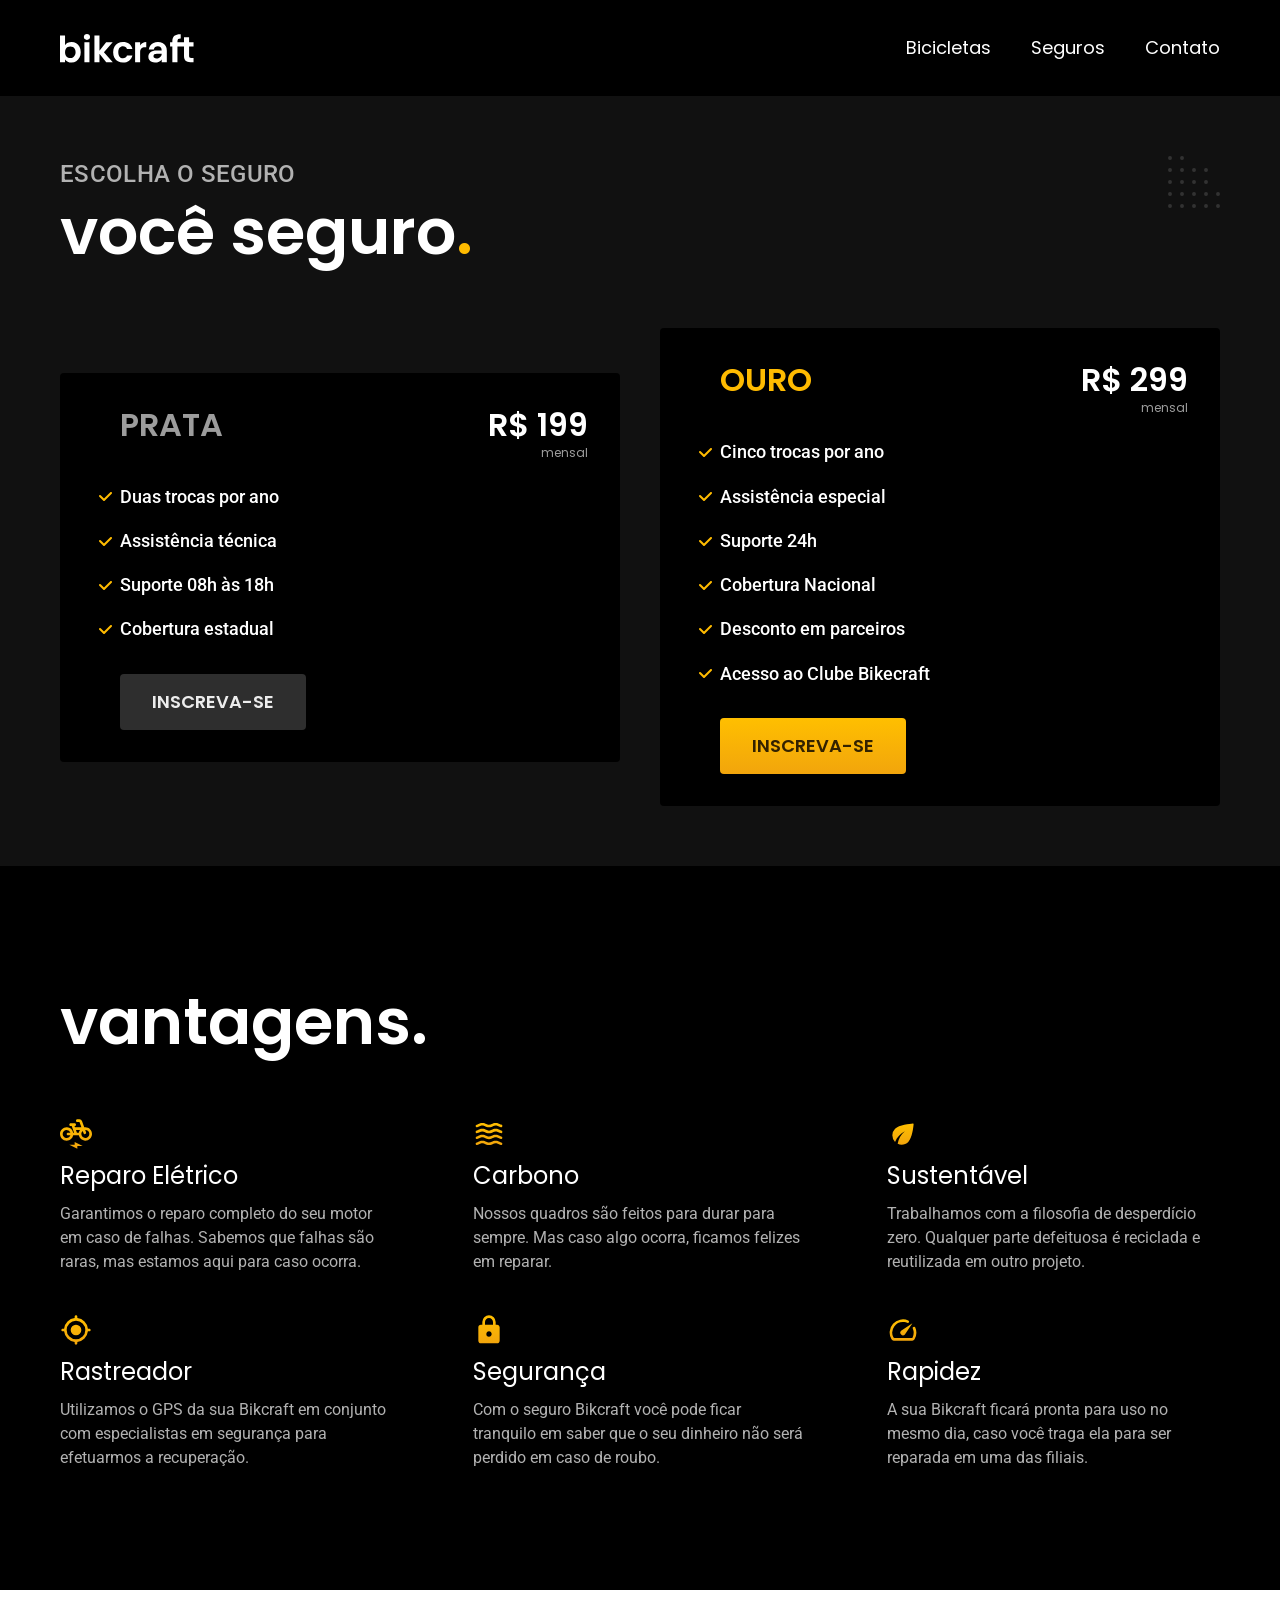
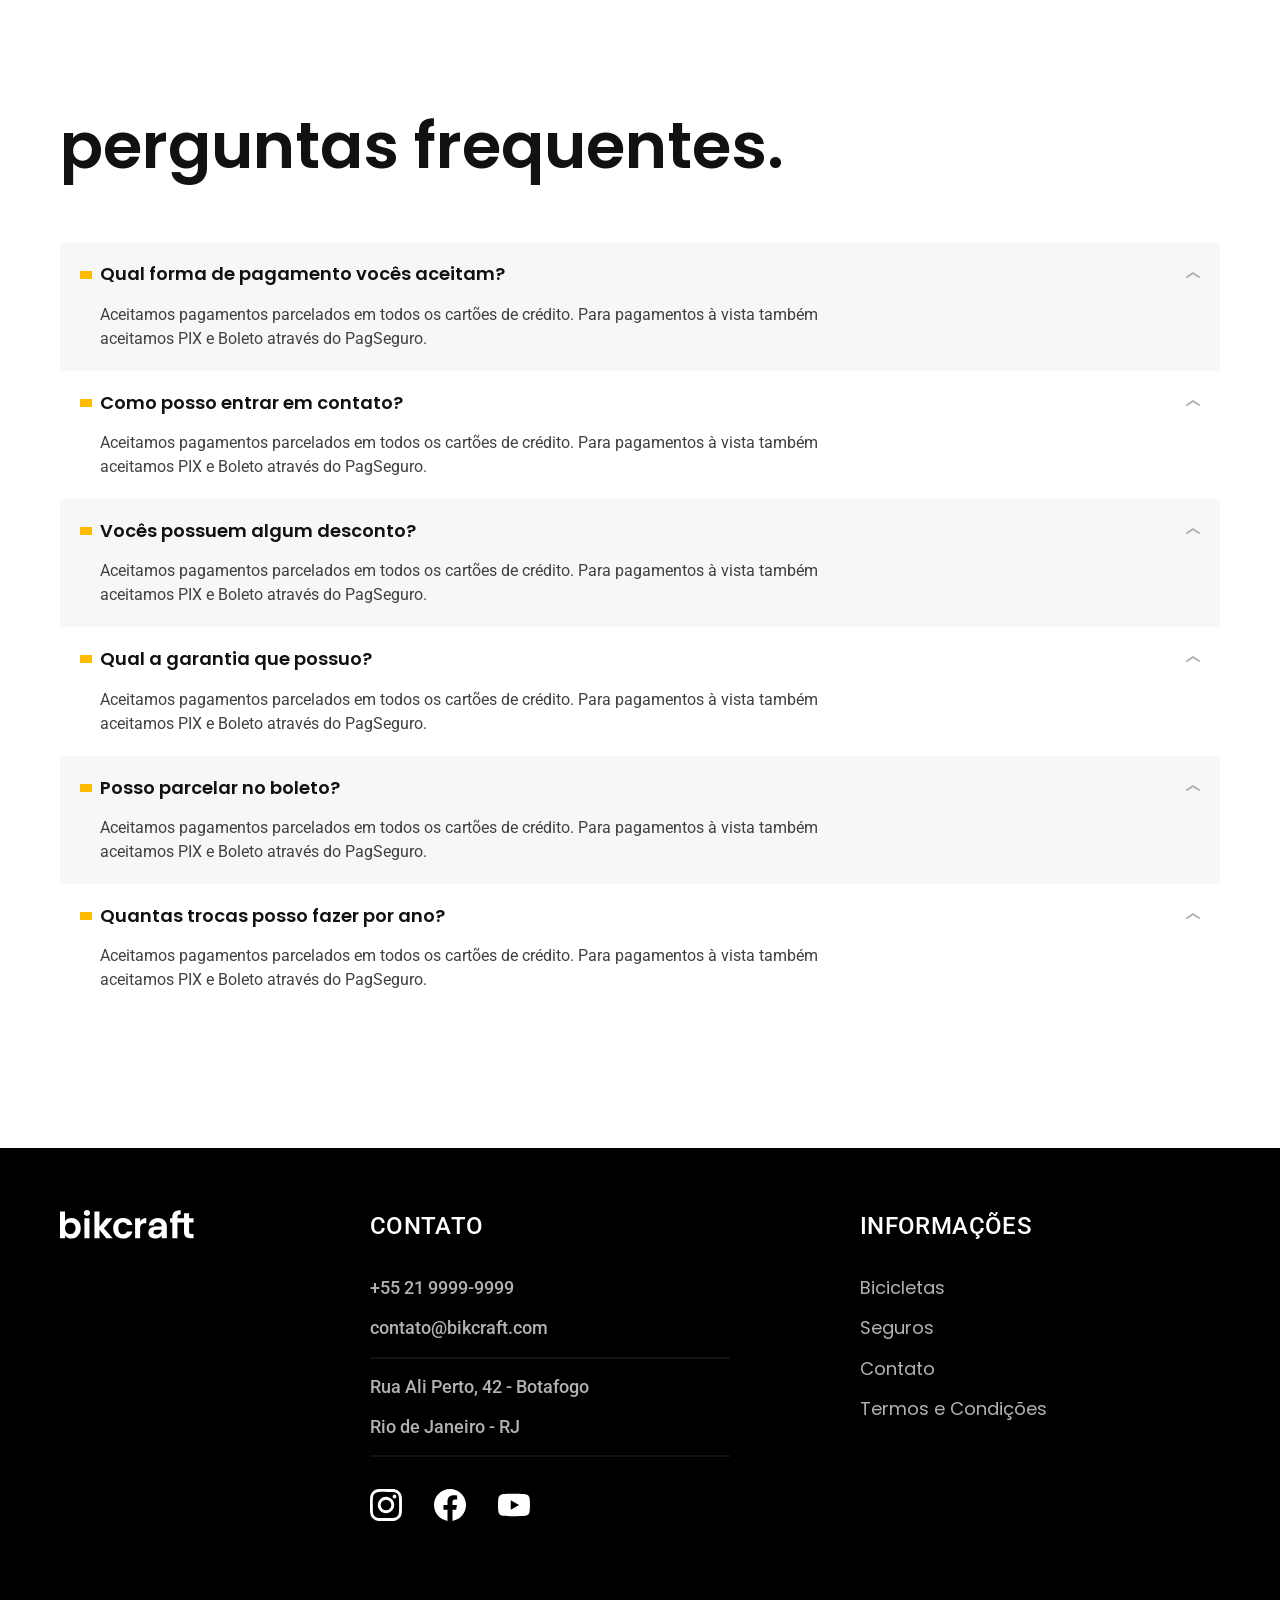
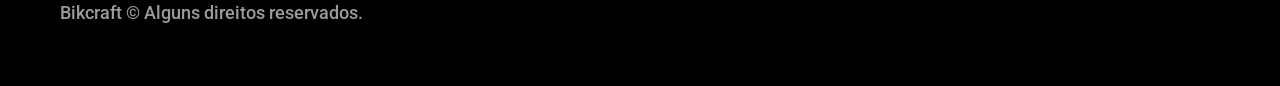
<file: seguros.html>
<!DOCTYPE html>

<html lang="pt-br">

<head>
  <meta charset="UTF-8">
  <meta name="viewport" content="width=device-width, initial-scale=1.0">
  <title>Seguros | Bikcraft</title>
  <meta name="descripition" content="Termos e condições.">

  <link rel="preload" href="./css/style.css" as="style">
  <link rel="stylesheet" href="./css/style.css">
  <link rel="preconnect" href="https://fonts.googleapis.com">
  <link rel="preconnect" href="https://fonts.gstatic.com" crossorigin>
  <link href="https://fonts.googleapis.com/css2?family=Poppins:wght@400;600&family=Roboto:ital,wdth,wght@0,75..100,100..900;1,75..100,100..900&display=swap" rel="stylesheet">
</head>

<body id="seguros">
  <header class="header-bg">
    <div class="header container">
      <a href="./">
        <img src="./img/bikcraft.svg" width="136" height="32" alt="Bikcraft">
      </a>

      <nav aria-label="primaria"></nav>
      <ul class="header-menu font-1-m cor-0">
        <li><a href="./bicicletas.html">Bicicletas</a></li>
        <li><a href="./seguros.html">Seguros</a></li>
        <li><a href="./contato.html">Contato</a></li>
      </ul>
    </div>
  </header>

  <main class="seguros-bg">
    <div class="titulo-bg">
      <div class="titulo container">
        <p class="font-2-l-b cor-5">Escolha o seguro</p>
        <h1 class="font-1-xxl cor-0">você seguro<span class="cor-p1">.</span></h1>
      </div>
    </div>

    <div class="seguros container">
      <div class="seguros-item">
        <h3 class="font-1-xl cor-6">PRATA</h3>
        <span class="font-1-xl cor-0">R$ 199 <span class="font-1-xs cor-6">mensal</span></span>
        <ul class="font-2-m cor-0">
          <li>Duas trocas por ano</li>
          <li>Assistência técnica</li>
          <li>Suporte 08h às 18h</li>
          <li>Cobertura estadual</li>
        </ul>
        <a class="botao secundario" href="./orcamento.html">Inscreva-se</a>
      </div>

      <div class="seguros-item">
        <h3 class="font-1-xl cor-p1">OURO</h3>
        <span class="font-1-xl cor-0">R$ 299 <span class="font-1-xs cor-6">mensal</span></span>
        <ul class="font-2-m cor-0">
          <li>Cinco trocas por ano</li>
          <li>Assistência especial</li>
          <li>Suporte 24h</li>
          <li>Cobertura Nacional</li>
          <li>Desconto em parceiros</li>
          <li>Acesso ao Clube Bikecraft</li>
        </ul>
        <a class="botao" href="./orcamento.html">Inscreva-se</a>
      </div>
    </div>
  </main>

  <article class="vantagens-bg">
    <div class="vantagens  container">
      <h2 class="font-1-xxl cor-0">vantagens<span class="color-p1">.</span></h2>
      <ul>
        <li>
          <img src="./img/icones/eletrica.svg" width="32" height="32" alt="">
          <h3 class="font-1-l cor-0">Reparo Elétrico</h3>
          <p class="font-2-s cor-5">Garantimos o reparo completo do seu motor em caso de falhas. Sabemos que falhas são raras, mas estamos aqui para caso ocorra.</p>
        </li>
        <li>
          <img src="./img/icones/carbono.svg" width="32" height="32" alt="">
          <h3 class="font-1-l cor-0">Carbono</h3>
          <p class="font-2-s cor-5">Nossos quadros são feitos para durar para sempre. Mas caso algo ocorra, ficamos felizes em reparar.</p>
        </li>
        <li>
          <img src="./img/icones/sustentavel.svg" width="32" height="32" alt="">
          <h3 class="font-1-l cor-0">Sustentável</h3>
          <p class="font-2-s cor-5">Trabalhamos com a filosofia de desperdício zero. Qualquer parte defeituosa é reciclada e reutilizada em outro projeto.</p>
        </li>
        <li>
          <img src="./img/icones/rastreador.svg" width="32" height="32" alt="">
          <h3 class="font-1-l cor-0">Rastreador</h3>
          <p class="font-2-s cor-5">Utilizamos o GPS da sua Bikcraft em conjunto com especialistas em segurança para efetuarmos a recuperação.</p>
        </li>
        <li>
          <img src="./img/icones/seguro.svg" width="32" height="32" alt="">
          <h3 class="font-1-l cor-0">Segurança</h3>
          <p class="font-2-s cor-5">Com o seguro Bikcraft você pode ficar tranquilo em saber que o seu dinheiro não será perdido em caso de roubo.</p>
        </li>
        <li>
          <img src="./img/icones/velocidade.svg" width="32" height="32" alt="">
          <h3 class="font-1-l cor-0">Rapidez</h3>
          <p class="font-2-s cor-5">A sua Bikcraft ficará pronta para uso no mesmo dia, caso você traga ela para ser reparada em uma das filiais.</p>
        </li>
      </ul>
    </div>
  </article>

  <article class="perguntas container">
    <h2 class="font-1-xxl">perguntas frequentes<span class="color-p1">.</span></h2>

    <dl>
      <div>
        <dt class="font-1-m-b">Qual forma de pagamento vocês aceitam?</dt>
        <dd class="font-2-s cor-9">Aceitamos pagamentos parcelados em todos os cartões de crédito. Para pagamentos à vista também aceitamos PIX e Boleto através do PagSeguro.</dd>
      </div>
      <div>
        <dt class="font-1-m-b">Como posso entrar em contato?</dt>
        <dd class="font-2-s cor-9">Aceitamos pagamentos parcelados em todos os cartões de crédito. Para pagamentos à vista também aceitamos PIX e Boleto através do PagSeguro.</dd>
      </div>
      <div>
        <dt class="font-1-m-b">Vocês possuem algum desconto?</dt>
        <dd class="font-2-s cor-9">Aceitamos pagamentos parcelados em todos os cartões de crédito. Para pagamentos à vista também aceitamos PIX e Boleto através do PagSeguro.</dd>
      </div>
      <div>
        <dt class="font-1-m-b">Qual a garantia que possuo?</dt>
        <dd class="font-2-s cor-9">Aceitamos pagamentos parcelados em todos os cartões de crédito. Para pagamentos à vista também aceitamos PIX e Boleto através do PagSeguro.</dd>
      </div>
      <div>
        <dt class="font-1-m-b">Posso parcelar no boleto?</dt>
        <dd class="font-2-s cor-9">Aceitamos pagamentos parcelados em todos os cartões de crédito. Para pagamentos à vista também aceitamos PIX e Boleto através do PagSeguro.</dd>
      </div>
      <div>
        <dt class="font-1-m-b">Quantas trocas posso fazer por ano?</dt>
        <dd class="font-2-s cor-9">Aceitamos pagamentos parcelados em todos os cartões de crédito. Para pagamentos à vista também aceitamos PIX e Boleto através do PagSeguro.</dd>
      </div>
    </dl>
  </article>

  <footer class="footer-bg">
    <div class="footer container">
      <img src="./img/bikcraft.svg" width="136" height="32" alt="Bikcraft">
      <div class="footer-contato">
        <h3 class="font-2-l-b cor-0">Contato</h3>
        <ul class="font-2-m cor-5">
          <li><a href="tel:+552199999999">+55 21 9999-9999</a></li>
          <li><a href="mailto:contato@bikcraft.com">contato@bikcraft.com</a></li>
          <li>Rua Ali Perto, 42 - Botafogo</li>
          <li>Rio de Janeiro - RJ</li>
        </ul>
        <div class="footer-redes">
          <a href="./"><img src="./img/redes/instagram.svg" width="32" height="32" alt="Instagram"></a>
          <a href="./"><img src="./img/redes/facebook.svg" width="32" height="32" alt="Facebook"></a>
          <a href="./"><img src="./img/redes/youtube.svg" width="32" height="32" alt="Youtube"></a>
        </div>
      </div>
      <div class="footer-informacoes">
        <h3 class="font-2-l-b cor-0">Informações</h3>
        <nav>
          <ul class="font-1-m cor-5">
            <li><a href="./bicicletas.html">Bicicletas</a></li>
            <li><a href="./seguros.html">Seguros</a></li>
            <li><a href="./contato.html">Contato</a></li>
            <li><a href="./termos.html">Termos e Condições</a></li>
          </ul>
        </nav>
      </div>
      <p class="footer-copy font-2-m cor-6">Bikcraft © Alguns direitos reservados.</p>
    </div>
  </footer>
</body>
</file>
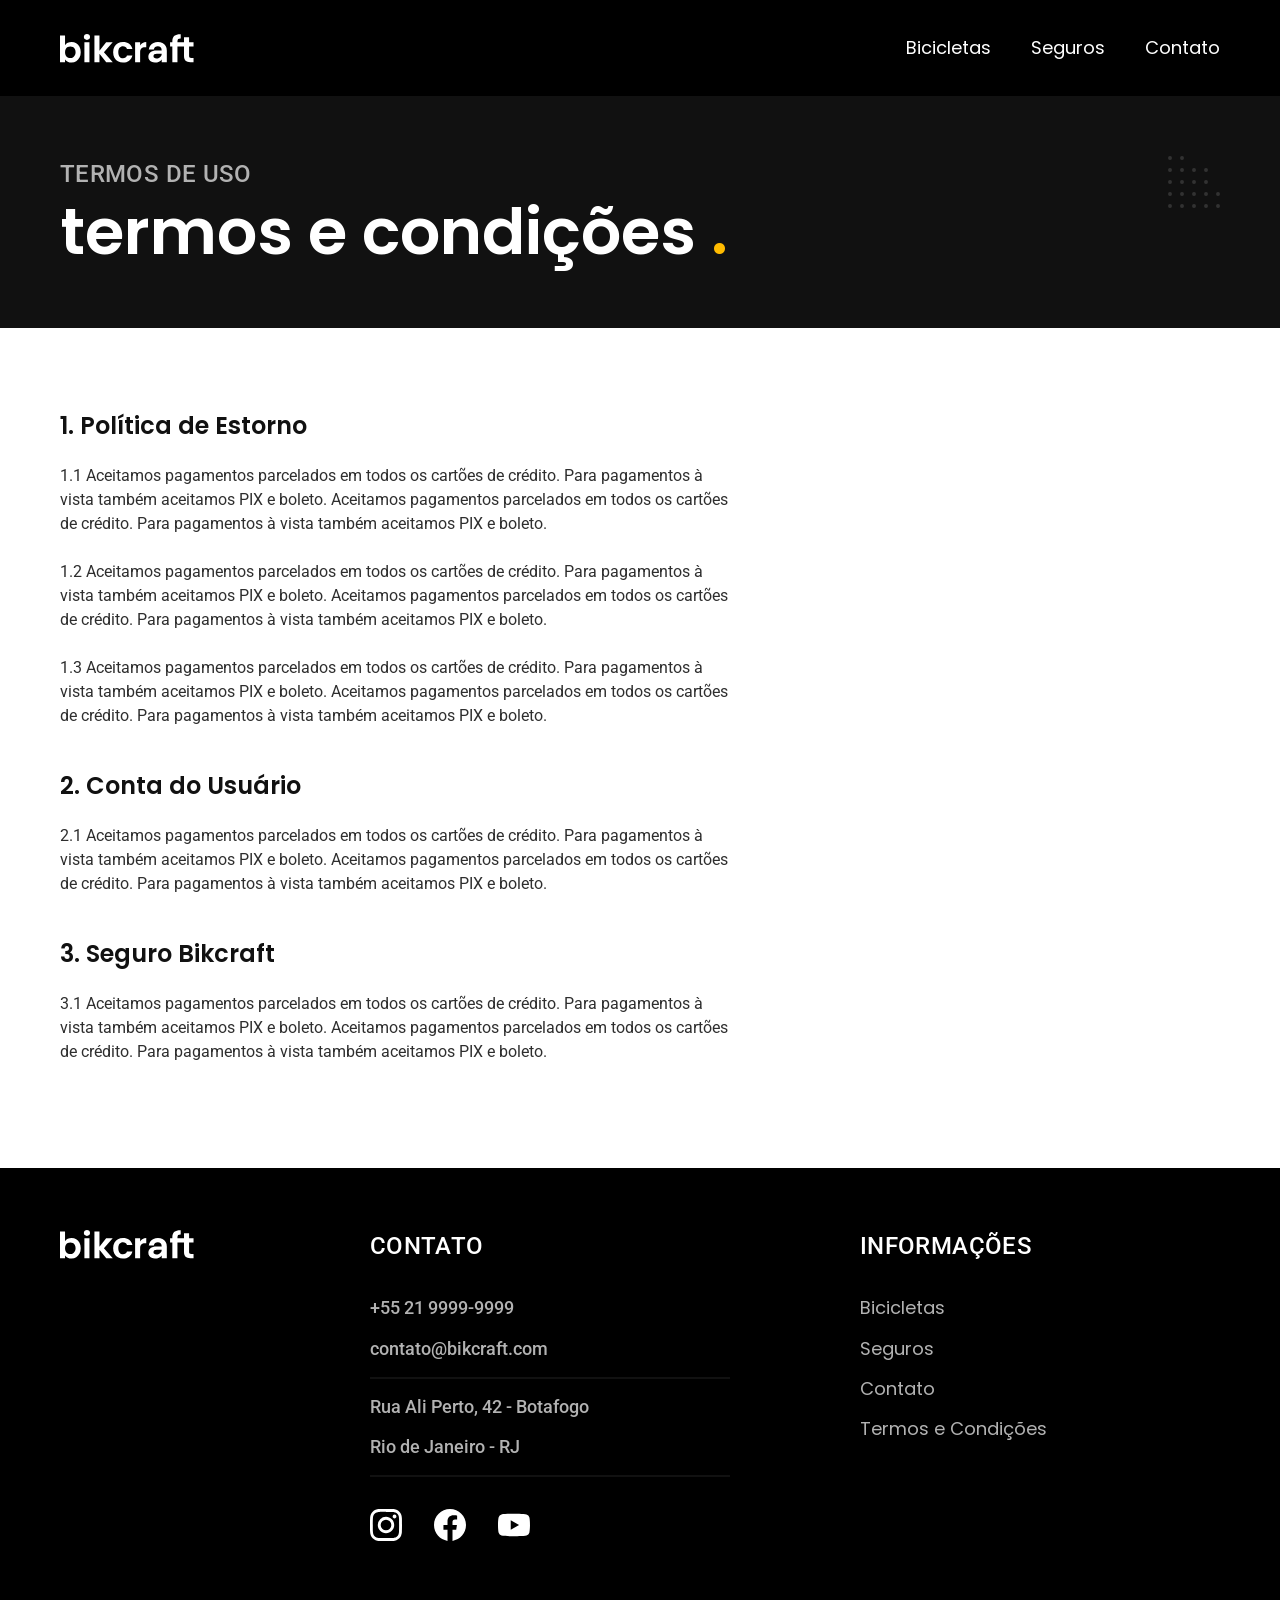
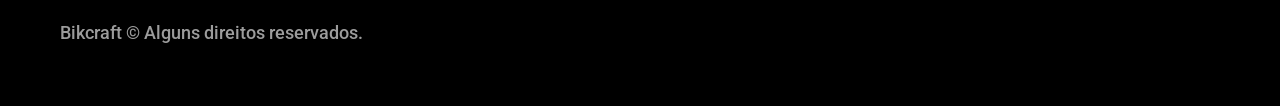
<file: termos.html>
<!DOCTYPE html>

<html lang="pt-br">

<head>
  <meta charset="UTF-8">
  <meta name="viewport" content="width=device-width, initial-scale=1.0">
  <title>Termos e Condições | Bikcraft</title>
  <meta name="descripition" content="Termos e condições.">

  <link rel="preload" href="./css/style.css" as="style">
  <link rel="stylesheet" href="./css/style.css">
  <link rel="preconnect" href="https://fonts.googleapis.com">
  <link rel="preconnect" href="https://fonts.gstatic.com" crossorigin>
  <link href="https://fonts.googleapis.com/css2?family=Poppins:wght@400;600&family=Roboto:ital,wdth,wght@0,75..100,100..900;1,75..100,100..900&display=swap" rel="stylesheet">
</head>

<body id="termos">
  <header class="header-bg">
    <div class="header container">
      <a href="./">
        <img src="./img/bikcraft.svg" width="136" height="32" alt="Bikcraft">
      </a>

      <nav aria-label="primaria"></nav>
      <ul class="header-menu font-1-m cor-0">
        <li><a href="./bicicletas.html">Bicicletas</a></li>
        <li><a href="./seguros.html">Seguros</a></li>
        <li><a href="./contato.html">Contato</a></li>
      </ul>
    </div>
  </header>

  <main>
    <div class="titulo-bg">
      <div class="titulo container">
        <p class="font-2-l-b cor-5">Termos de uso</p>
        <h1 class="font-1-xxl cor-0">termos e condições <span class="cor-p1">.</span></h1>
      </div>
    </div>

    <div class="termos font-2-s cor-10 container">
      <h2 class="font-1-l cor-11">1. Política de Estorno</h2>
      <p>1.1 Aceitamos pagamentos parcelados em todos os cartões de crédito. Para pagamentos à vista também aceitamos PIX e boleto. Aceitamos pagamentos parcelados em todos os cartões de crédito. Para pagamentos à vista também aceitamos PIX e boleto.</p>
      <p>1.2 Aceitamos pagamentos parcelados em todos os cartões de crédito. Para pagamentos à vista também aceitamos PIX e boleto. Aceitamos pagamentos parcelados em todos os cartões de crédito. Para pagamentos à vista também aceitamos PIX e boleto.</p>
      <p>1.3 Aceitamos pagamentos parcelados em todos os cartões de crédito. Para pagamentos à vista também aceitamos PIX e boleto. Aceitamos pagamentos parcelados em todos os cartões de crédito. Para pagamentos à vista também aceitamos PIX e boleto.</p>
      <h2 class="font-1-l cor-11">2. Conta do Usuário</h2>
      <p>2.1 Aceitamos pagamentos parcelados em todos os cartões de crédito. Para pagamentos à vista também aceitamos PIX e boleto. Aceitamos pagamentos parcelados em todos os cartões de crédito. Para pagamentos à vista também aceitamos PIX e boleto.</p>
      <h2 class="font-1-l cor-11">3. Seguro Bikcraft</h2>
      <p>3.1 Aceitamos pagamentos parcelados em todos os cartões de crédito. Para pagamentos à vista também aceitamos PIX e boleto. Aceitamos pagamentos parcelados em todos os cartões de crédito. Para pagamentos à vista também aceitamos PIX e boleto.</p>
    </div>
  </main>

  <footer class="footer-bg">
    <div class="footer container">
      <img src="./img/bikcraft.svg" width="136" height="32" alt="Bikcraft">
      <div class="footer-contato">
        <h3 class="font-2-l-b cor-0">Contato</h3>
        <ul class="font-2-m cor-5">
          <li><a href="tel:+552199999999">+55 21 9999-9999</a></li>
          <li><a href="mailto:contato@bikcraft.com">contato@bikcraft.com</a></li>
          <li>Rua Ali Perto, 42 - Botafogo</li>
          <li>Rio de Janeiro - RJ</li>
        </ul>
        <div class="footer-redes">
          <a href="./"><img src="./img/redes/instagram.svg" width="32" height="32" alt="Instagram"></a>
          <a href="./"><img src="./img/redes/facebook.svg" width="32" height="32" alt="Facebook"></a>
          <a href="./"><img src="./img/redes/youtube.svg" width="32" height="32" alt="Youtube"></a>
        </div>
      </div>
      <div class="footer-informacoes">
        <h3 class="font-2-l-b cor-0">Informações</h3>
        <nav>
          <ul class="font-1-m cor-5">
            <li><a href="./bicicletas.html">Bicicletas</a></li>
            <li><a href="./seguros.html">Seguros</a></li>
            <li><a href="./contato.html">Contato</a></li>
            <li><a href="./termos.html">Termos e Condições</a></li>
          </ul>
        </nav>
      </div>
      <p class="footer-copy font-2-m cor-6">Bikcraft © Alguns direitos reservados.</p>
    </div>
  </footer>
</body>
</file>
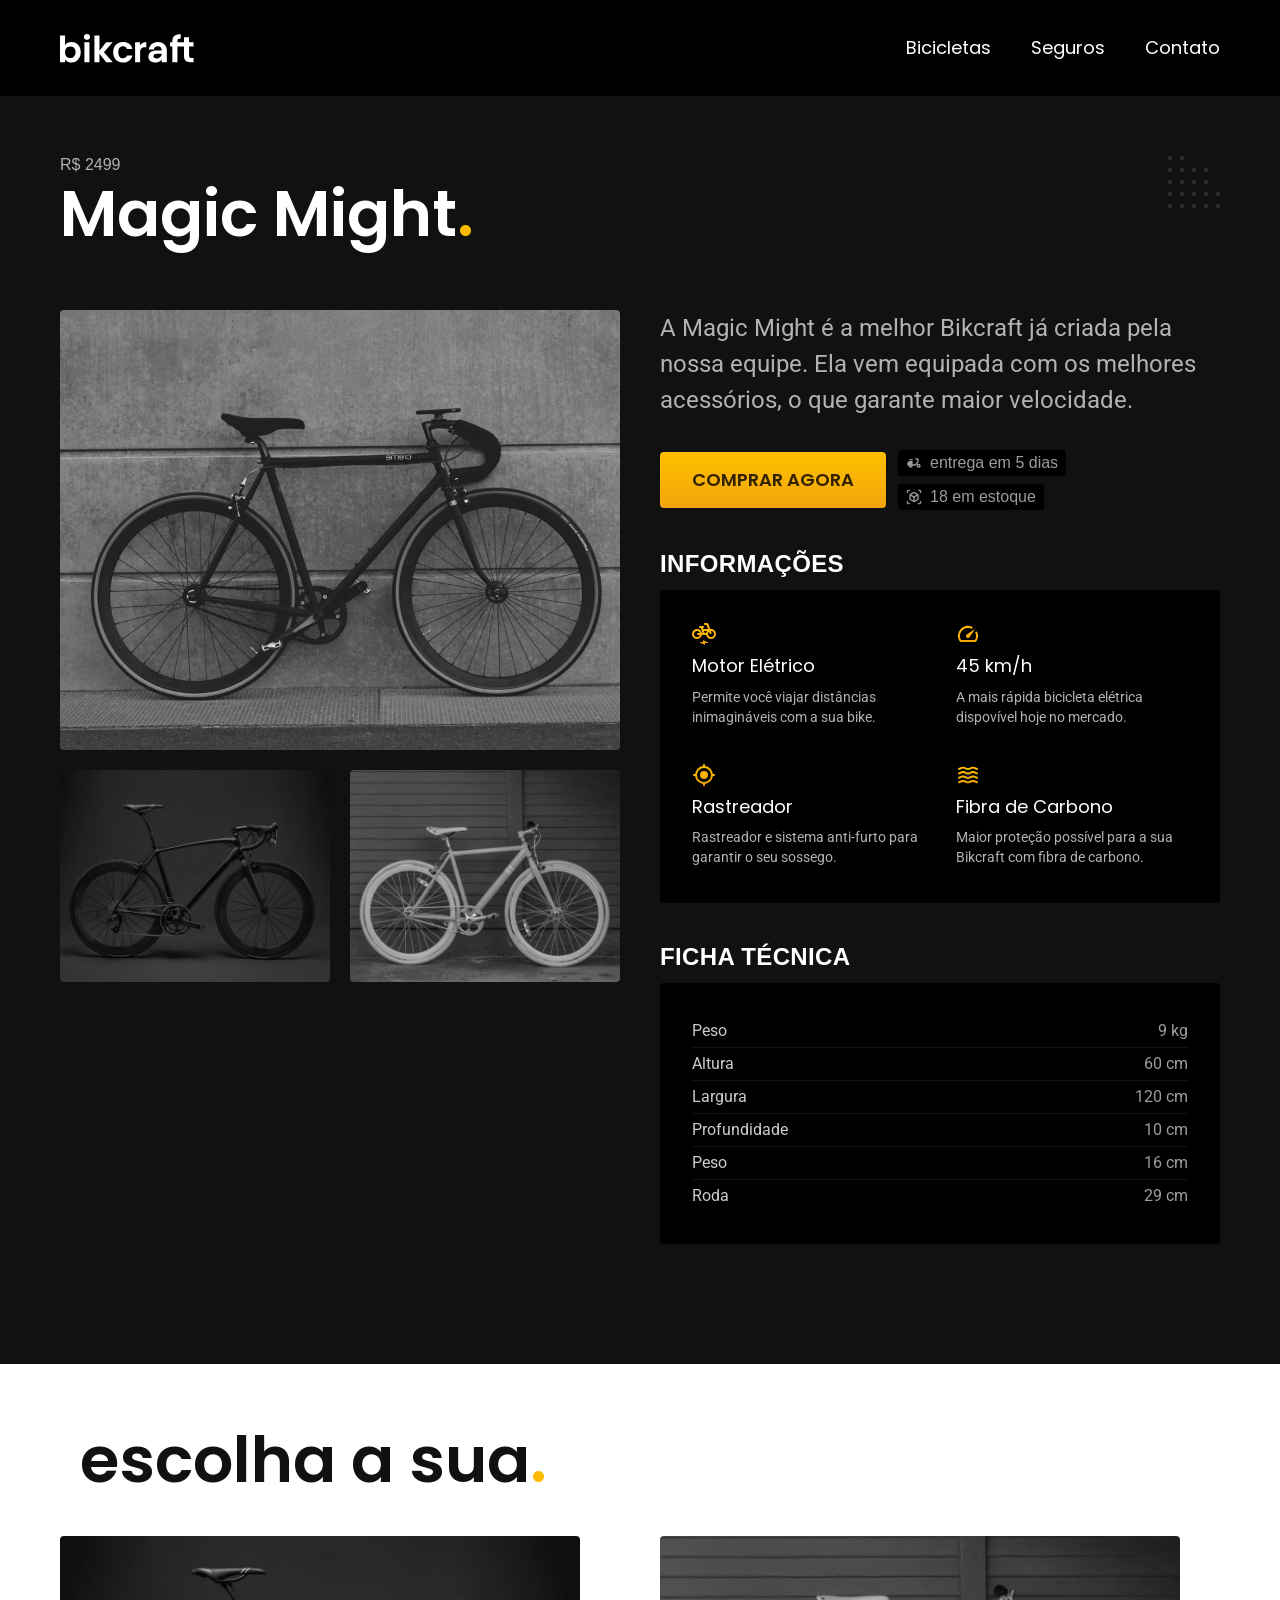
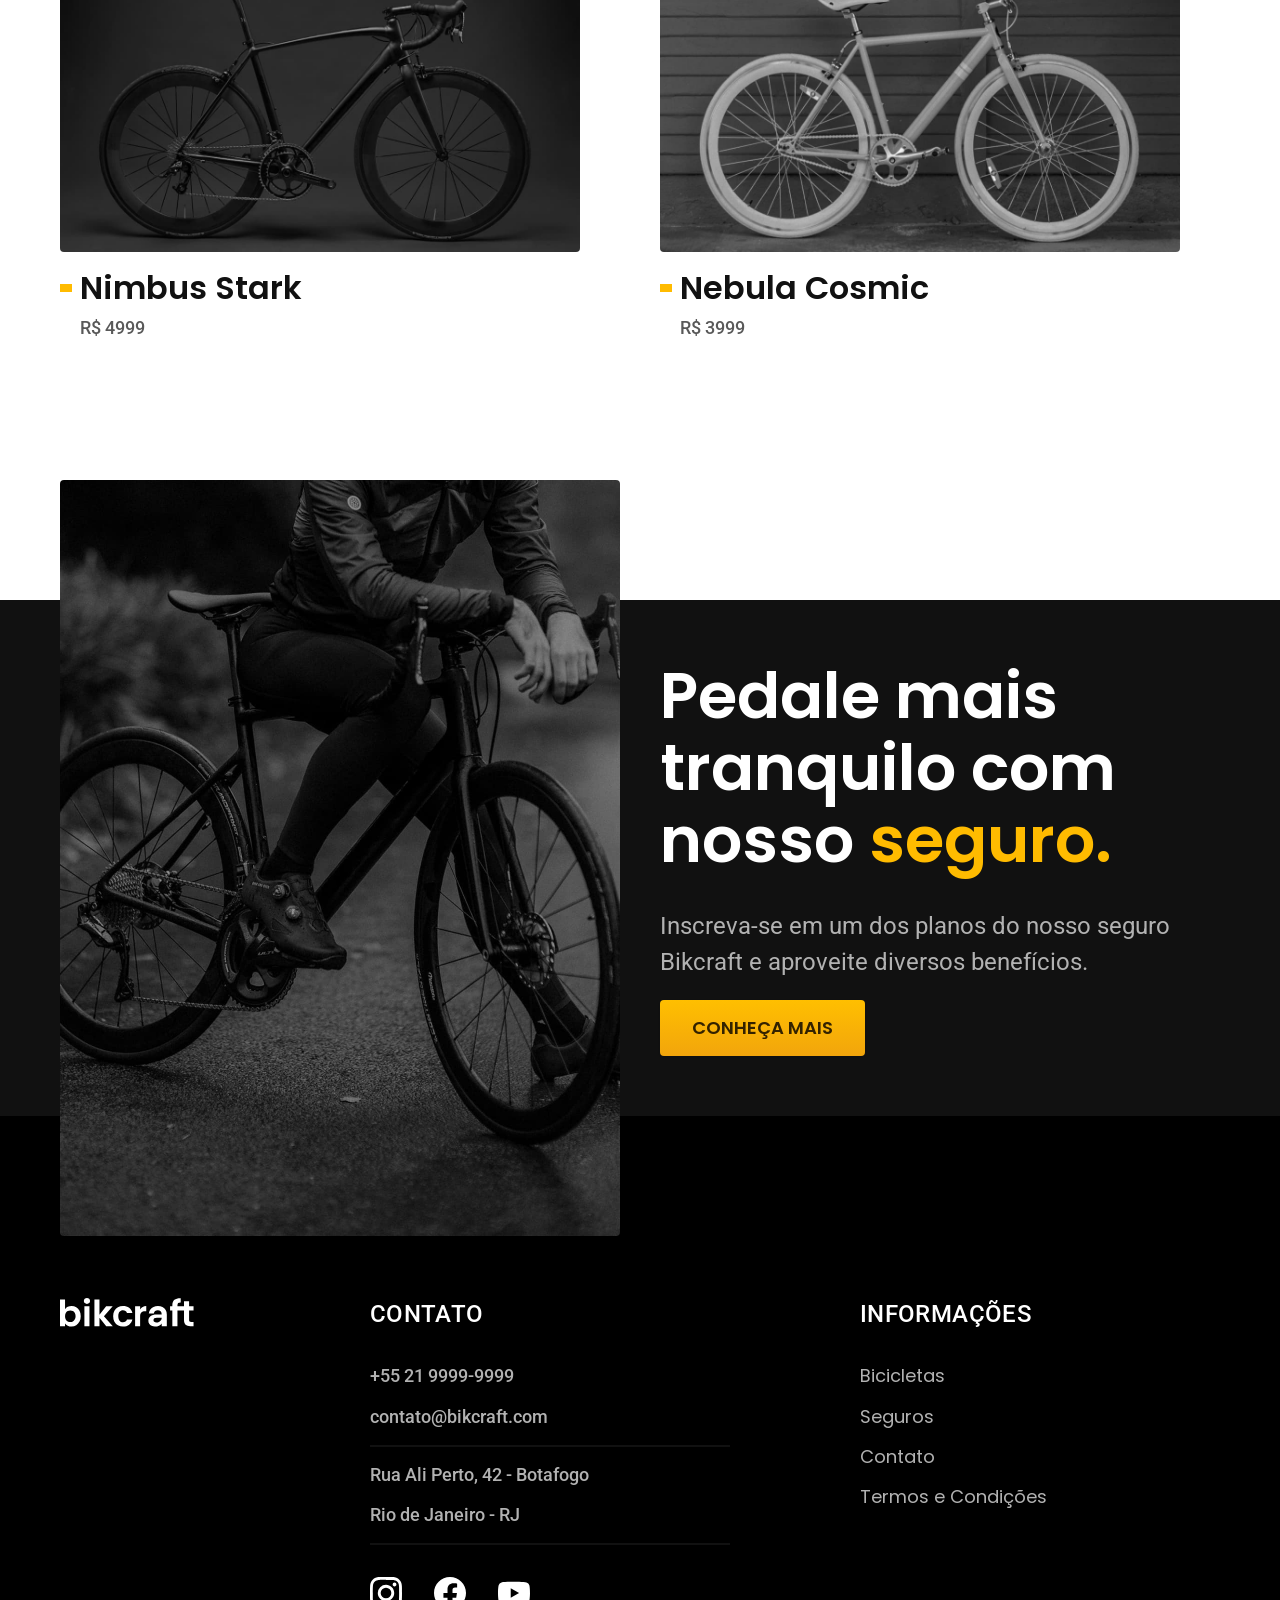
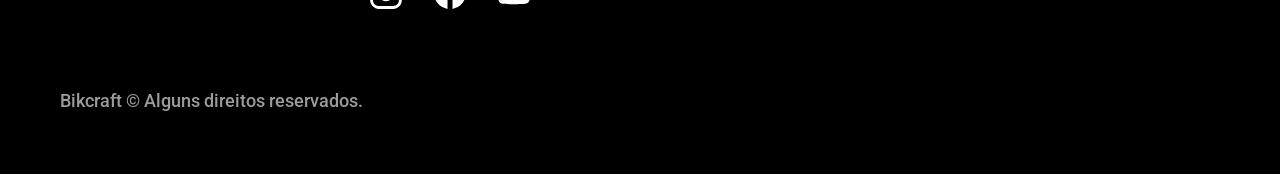
<file: bicicletas/magic.html>
<!DOCTYPE html>

<html lang="pt-br">

<head>
  <meta charset="UTF-8">
  <meta name="viewport" content="width=device-width, initial-scale=1.0">
  <title>Magic | Bikcraft</title>
  <meta name="descripition" content="Termos e condições.">

  <link rel="stylesheet" href="../css/style.css">
  <link rel="preconnect" href="https://fonts.googleapis.com">
  <link rel="preconnect" href="https://fonts.gstatic.com" crossorigin>
  <link href="https://fonts.googleapis.com/css2?family=Poppins:wght@400;600&family=Roboto:ital,wdth,wght@0,75..100,100..900;1,75..100,100..900&display=swap" rel="stylesheet">
</head>

<body id="bicicleta">
  <header class="header-bg">
    <div class="header container">
      <a href="../">
        <img src="../img/bikcraft.svg" alt="Bikcraft">
      </a>

      <nav aria-label="primaria"></nav>
      <ul class="header-menu font-1-m cor-0">
        <li><a href="../bicicletas.html">Bicicletas</a></li>
        <li><a href="../seguros.html">Seguros</a></li>
        <li><a href="../contato.html">Contato</a></li>
      </ul>
    </div>
  </header>

  <main class="titulo-bg">
    <div>
      <div class="titulo container">
        <p class="font-x-l cor-5">R$ 2499</p>
        <h1 class="font-1-xxl cor-0">Magic Might<span class="cor-p1">.</span></h1>
      </div>
    </div>
    <div class="bicicleta container">
      <div class="bicicleta-imagens">
        <img src="../img/bicicleta/nimbus2.jpg" alt="">
        <img src="../img/bicicleta/nimbus1.jpg" alt="">
        <img src="../img/bicicleta/nimbus3.jpg" alt="">
      </div>
      <div class="bicicleta-conteudo">
        <p class="font-2-l cor-5">A Magic Might é a melhor Bikcraft já criada pela nossa equipe. Ela vem equipada com os melhores acessórios, o que garante maior velocidade.</p>
        <div class="bicicleta-comprar">
          <a class="botao" href="../orcamento.html">Comprar Agora</a>
          <span class="font-1-x-s cor-6"><img src="../img/icones/entrega.svg" alt="">entrega em 5 dias</span>
          <span class="font-1-x-s cor-6"><img src="../img/icones/estoque.svg" alt="">18 em estoque</span>
        </div>
        <h2 class="font-1-x-s cor-0">Informações</h2>
        <ul class="bicicleta-informacoes">
          <li>
            <img src="../img/icones/eletrica.svg" alt="">
            <h3 class="font-1-m cor-0">Motor Elétrico</h3>
            <p class="font-2-xs cor-5">Permite você viajar distâncias inimagináveis com a sua bike.</p>
          </li>
          <li>
            <img src="../img/icones/velocidade.svg" alt="">
            <h3 class="font-1-m cor-0">45 km/h</h3>
            <p class="font-2-xs cor-5">A mais rápida bicicleta elétrica dispovível hoje no mercado.</p>
          </li>
          <li>
            <img src="../img/icones/rastreador.svg" alt="">
            <h3 class="font-1-m cor-0">Rastreador</h3>
            <p class="font-2-xs cor-5">Rastreador e sistema anti-furto para garantir o seu sossego.</p>
          </li>
          <li>
            <img src="../img/icones/carbono.svg" alt="">
            <h3 class="font-1-m cor-0">Fibra de Carbono</h3>
            <p class="font-2-xs cor-5">Maior proteção possível para a sua Bikcraft com fibra de carbono.</p>
          </li>
        </ul>
        <h2 class="font-1-x-s cor-0">Ficha Técnica</h2>
        <ul class="bicicleta-ficha font-2-s cor-4">
          <li>Peso <span>9 kg</span></li>
          <li>Altura <span>60 cm</span></li>
          <li>Largura <span>120 cm</span></li>
          <li>Profundidade <span>10 cm</span></li>
          <li>Peso <span>16 cm</span></li>
          <li>Roda <span>29 cm</span></li>
        </ul>
      </div>
    </div>
  </main>

  <article class="bicicletas-lista container">
    <h2 class="container font-1-xxl">escolha a sua<span class="cor-p1">.</span></h2>

    <ul>
      <li>
        <a href="./nimbus.html">
          <img src="../img/bicicletas/nimbus.jpg" alt="Bicicleta preta">
          <h3 class="font-1-xl">Nimbus Stark</h3>
          <span class="font-2-m cor-8">R$ 4999</span>
      </li>
      <li>
        <a href="./nebula.html">
          <img src="../img/bicicletas/nebula.jpg" alt="Bicicleta preta">
          <h3 class="font-1-xl">Nebula Cosmic</h3>
          <span class="font-2-m cor-8">R$ 3999</span>
      </li>
      </a>
    </ul>
  </article>

  <article class="seguro-bg">
    <div class="seguro container">
      <div class="seguro-imagem">
        <img src="../img/fotos/seguros.jpg" alt="Pessoa parada em cima de uma bicicleta.">
      </div>
      <div class="seguro-conteudo">
        <h2 class="font-1-xxl cor-0">Pedale mais tranquilo com nosso <span class="cor-p1">seguro.</span></h2>
        <p class="font-2-l cor-5">Inscreva-se em um dos planos do nosso seguro Bikcraft e aproveite diversos benefícios.</p>
        <a class="botao" href="../seguros.html">Conheça Mais</a>
      </div>
    </div>
  </article>

  <footer class=" footer-bg">
    <div class="footer container">
      <img src="../img/bikcraft.svg" alt="Bikcraft">
      <div class="footer-contato">
        <h3 class="font-2-l-b cor-0">Contato</h3>
        <ul class="font-2-m cor-5">
          <li><a href="tel:+552199999999">+55 21 9999-9999</a></li>
          <li><a href="mailto:contato@bikcraft.com">contato@bikcraft.com</a></li>
          <li>Rua Ali Perto, 42 - Botafogo</li>
          <li>Rio de Janeiro - RJ</li>
        </ul>
        <div class="footer-redes">
          <a href="../"><img src="../img/redes/instagram.svg" alt="Instagram"></a>
          <a href="../"><img src="../img/redes/facebook.svg" alt="Facebook"></a>
          <a href="../"><img src="../img/redes/youtube.svg" alt="Youtube"></a>
        </div>
      </div>
      <div class="footer-informacoes">
        <h3 class="font-2-l-b cor-0">Informações</h3>
        <nav>
          <ul class="font-1-m cor-5">
            <li><a href="../bicicletas.html">Bicicletas</a></li>
            <li><a href="../seguros.html">Seguros</a></li>
            <li><a href="../contato.html">Contato</a></li>
            <li><a href="../termos.html">Termos e Condições</a></li>
          </ul>
        </nav>
      </div>
      <p class="footer-copy font-2-m cor-6">Bikcraft © Alguns direitos reservados.</p>
    </div>
  </footer>
</body>
</file>
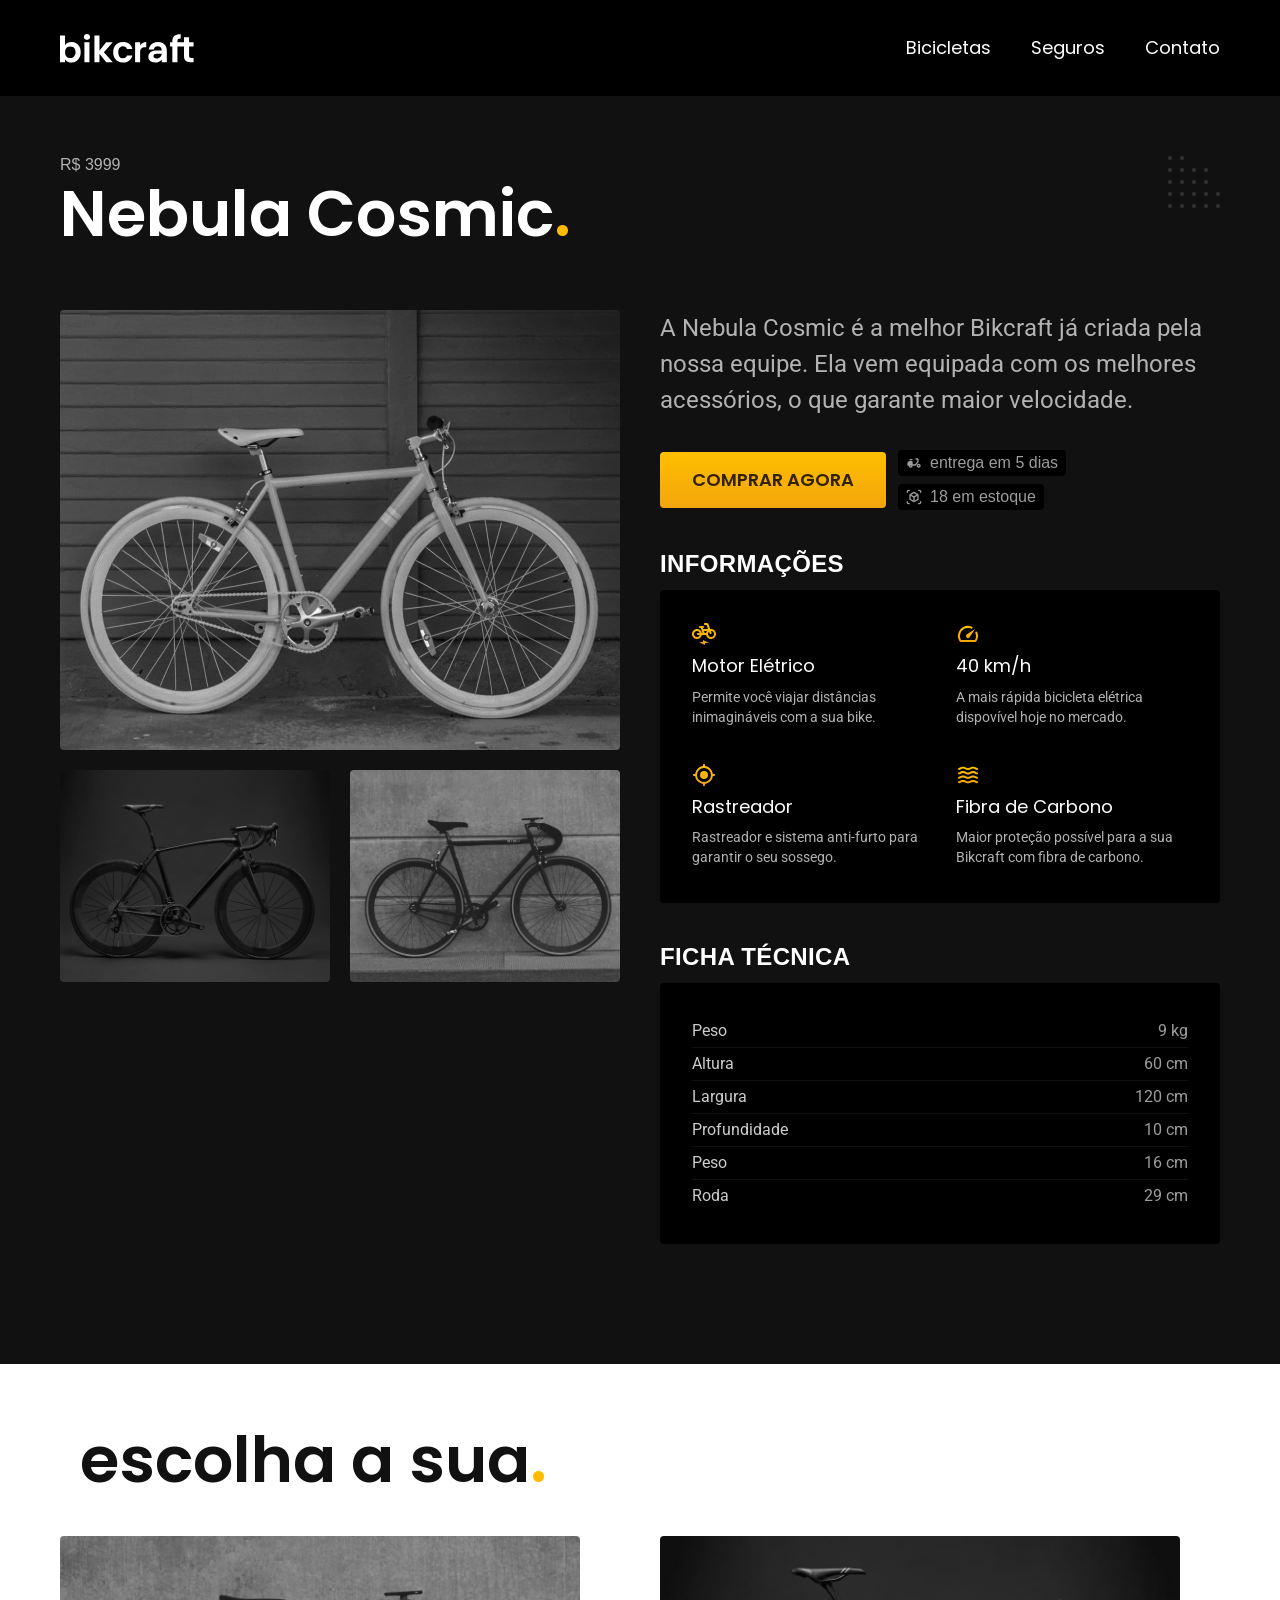
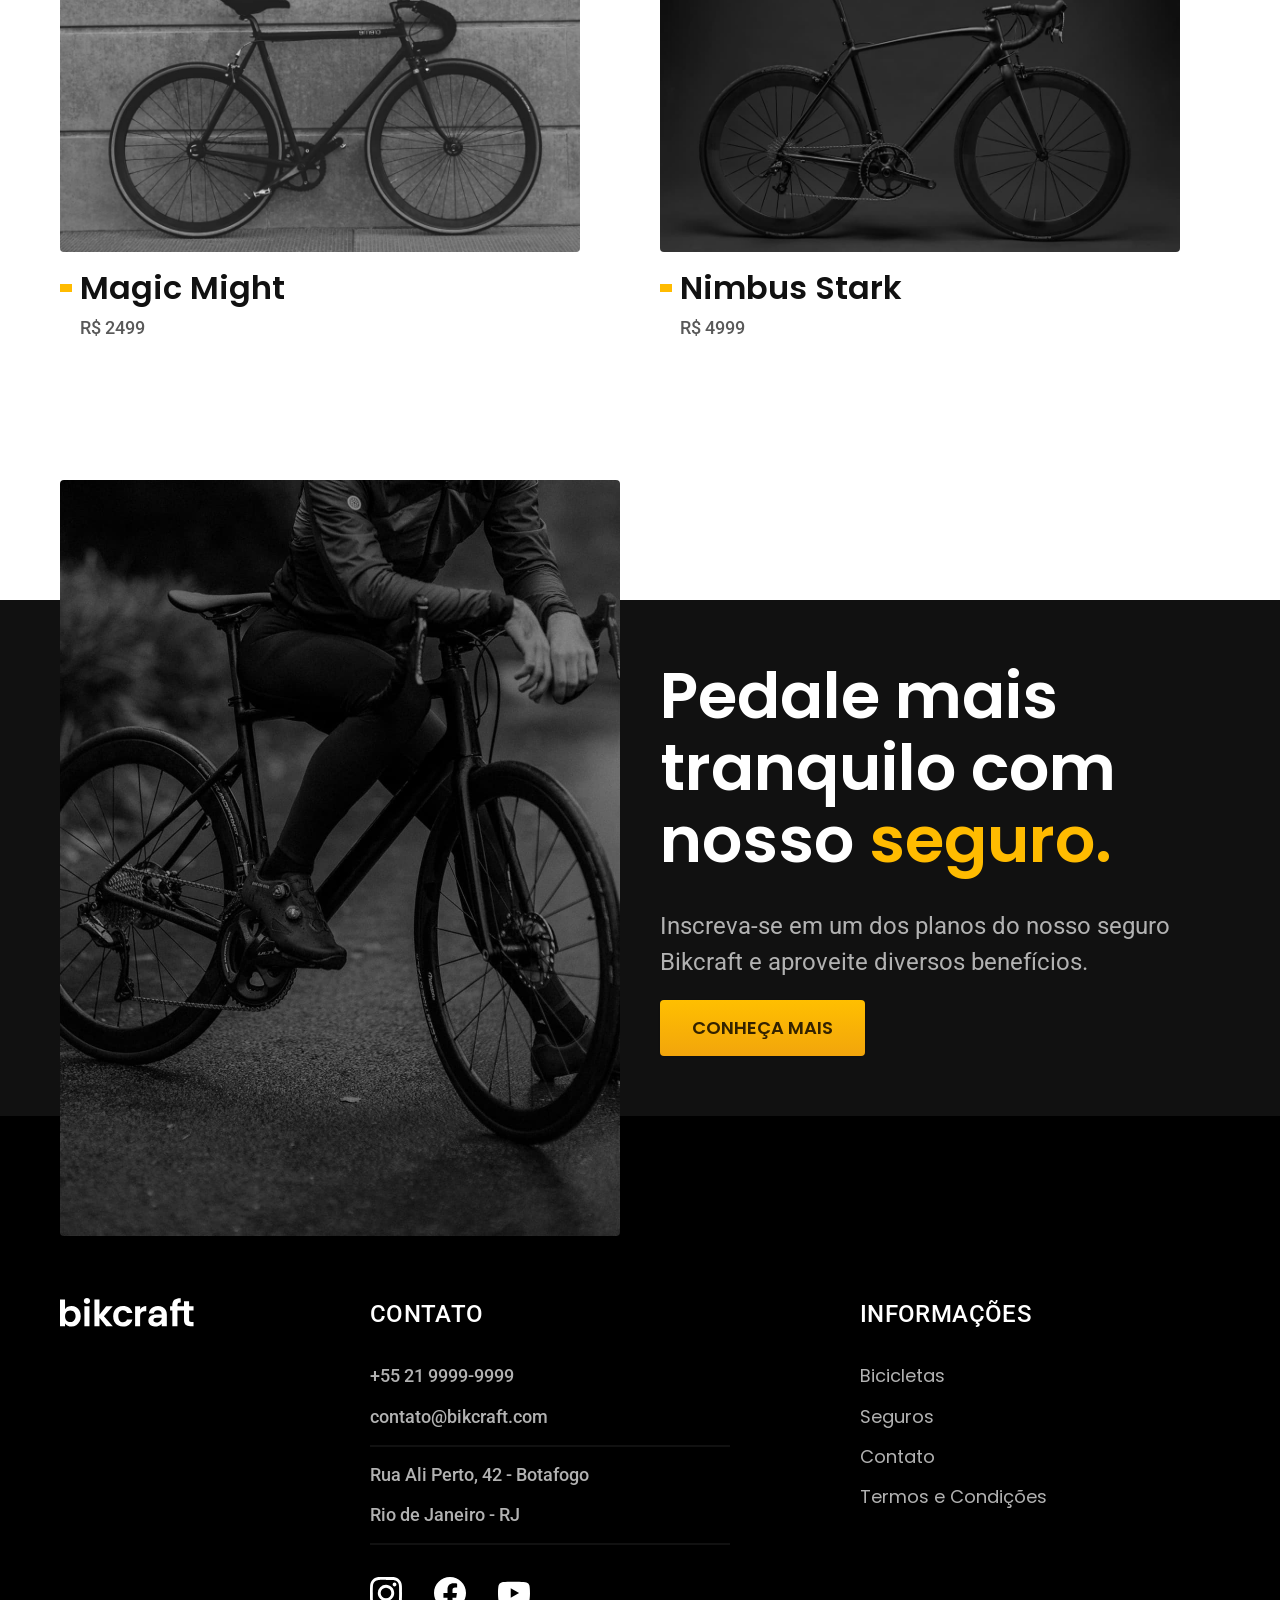
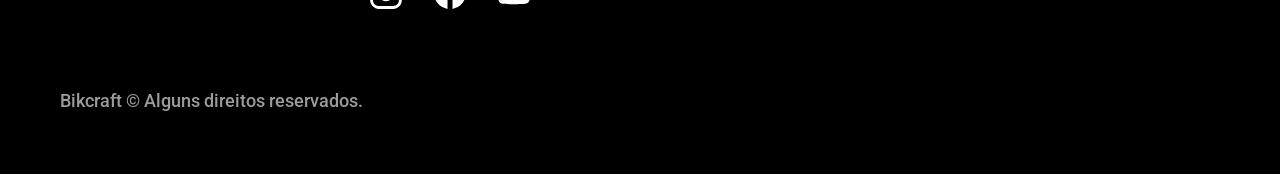
<file: bicicletas/nebula.html>
<!DOCTYPE html>

<html lang="pt-br">

<head>
  <meta charset="UTF-8">
  <meta name="viewport" content="width=device-width, initial-scale=1.0">
  <title>Nebula | Bikcraft</title>
  <meta name="descripition" content="Termos e condições.">

  <link rel="stylesheet" href="../css/style.css">
  <link rel="preconnect" href="https://fonts.googleapis.com">
  <link rel="preconnect" href="https://fonts.gstatic.com" crossorigin>
  <link href="https://fonts.googleapis.com/css2?family=Poppins:wght@400;600&family=Roboto:ital,wdth,wght@0,75..100,100..900;1,75..100,100..900&display=swap" rel="stylesheet">
</head>

<body id="bicicleta">
  <header class="header-bg">
    <div class="header container">
      <a href="../">
        <img src="../img/bikcraft.svg" alt="Bikcraft">
      </a>

      <nav aria-label="primaria"></nav>
      <ul class="header-menu font-1-m cor-0">
        <li><a href="../bicicletas.html">Bicicletas</a></li>
        <li><a href="../seguros.html">Seguros</a></li>
        <li><a href="../contato.html">Contato</a></li>
      </ul>
    </div>
  </header>

  <main class="titulo-bg">
    <div>
      <div class="titulo container">
        <p class="font-x-l cor-5">R$ 3999</p>
        <h1 class="font-1-xxl cor-0">Nebula Cosmic<span class="cor-p1">.</span></h1>
      </div>
    </div>
    <div class="bicicleta container">
      <div class="bicicleta-imagens">
        <img src="../img/bicicleta/nimbus3.jpg" alt="">
        <img src="../img/bicicleta/nimbus1.jpg" alt="">
        <img src="../img/bicicleta/nimbus2.jpg" alt="">
      </div>
      <div class="bicicleta-conteudo">
        <p class="font-2-l cor-5">A Nebula Cosmic é a melhor Bikcraft já criada pela nossa equipe. Ela vem equipada com os melhores acessórios, o que garante maior velocidade.</p>
        <p class="font-2-l cor-5"></p>
        <div class="bicicleta-comprar">
          <a class="botao" href="../orcamento.html">Comprar Agora</a>
          <span class="font-1-x-s cor-6"><img src="../img/icones/entrega.svg" alt="">entrega em 5 dias</span>
          <span class="font-1-x-s cor-6"><img src="../img/icones/estoque.svg" alt="">18 em estoque</span>
        </div>
        <h2 class="font-1-x-s cor-0">Informações</h2>
        <ul class="bicicleta-informacoes">
          <li>
            <img src="../img/icones/eletrica.svg" alt="">
            <h3 class="font-1-m cor-0">Motor Elétrico</h3>
            <p class="font-2-xs cor-5">Permite você viajar distâncias inimagináveis com a sua bike.</p>
          </li>
          <li>
            <img src="../img/icones/velocidade.svg" alt="">
            <h3 class="font-1-m cor-0">40 km/h</h3>
            <p class="font-2-xs cor-5">A mais rápida bicicleta elétrica dispovível hoje no mercado.</p>
          </li>
          <li>
            <img src="../img/icones/rastreador.svg" alt="">
            <h3 class="font-1-m cor-0">Rastreador</h3>
            <p class="font-2-xs cor-5">Rastreador e sistema anti-furto para garantir o seu sossego.</p>
          </li>
          <li>
            <img src="../img/icones/carbono.svg" alt="">
            <h3 class="font-1-m cor-0">Fibra de Carbono</h3>
            <p class="font-2-xs cor-5">Maior proteção possível para a sua Bikcraft com fibra de carbono.</p>
          </li>
        </ul>
        <h2 class="font-1-x-s cor-0">Ficha Técnica</h2>
        <ul class="bicicleta-ficha font-2-s cor-4">
          <li>Peso <span>9 kg</span></li>
          <li>Altura <span>60 cm</span></li>
          <li>Largura <span>120 cm</span></li>
          <li>Profundidade <span>10 cm</span></li>
          <li>Peso <span>16 cm</span></li>
          <li>Roda <span>29 cm</span></li>
        </ul>
      </div>
    </div>
  </main>

  <article class="bicicletas-lista container">
    <h2 class="container font-1-xxl">escolha a sua<span class="cor-p1">.</span></h2>

    <ul>
      <li>
        <a href="./magic.html">
          <img src="../img/bicicletas/magic.jpg" alt="Bicicleta preta">
          <h3 class="font-1-xl">Magic Might</h3>
          <span class="font-2-m cor-8">R$ 2499</span>
      </li>
      <li>
        <a href="./nimbus.html">
          <img src="../img/bicicletas/nimbus.jpg" alt="Bicicleta preta">
          <h3 class="font-1-xl">Nimbus Stark</h3>
          <span class="font-2-m cor-8">R$ 4999</span>
      </li>
      </a>
    </ul>
  </article>

  <article class="seguro-bg">
    <div class="seguro container">
      <div class="seguro-imagem">
        <img src="../img/fotos/seguros.jpg" alt="Pessoa parada em cima de uma bicicleta.">
      </div>
      <div class="seguro-conteudo">
        <h2 class="font-1-xxl cor-0">Pedale mais tranquilo com nosso <span class="cor-p1">seguro.</span></h2>
        <p class="font-2-l cor-5">Inscreva-se em um dos planos do nosso seguro Bikcraft e aproveite diversos benefícios.</p>
        <a class="botao" href="../seguros.html">Conheça Mais</a>
      </div>
    </div>
  </article>

  <footer class=" footer-bg">
    <div class="footer container">
      <img src="../img/bikcraft.svg" alt="Bikcraft">
      <div class="footer-contato">
        <h3 class="font-2-l-b cor-0">Contato</h3>
        <ul class="font-2-m cor-5">
          <li><a href="tel:+552199999999">+55 21 9999-9999</a></li>
          <li><a href="mailto:contato@bikcraft.com">contato@bikcraft.com</a></li>
          <li>Rua Ali Perto, 42 - Botafogo</li>
          <li>Rio de Janeiro - RJ</li>
        </ul>
        <div class="footer-redes">
          <a href="../"><img src="../img/redes/instagram.svg" alt="Instagram"></a>
          <a href="../"><img src="../img/redes/facebook.svg" alt="Facebook"></a>
          <a href="../"><img src="../img/redes/youtube.svg" alt="Youtube"></a>
        </div>
      </div>
      <div class="footer-informacoes">
        <h3 class="font-2-l-b cor-0">Informações</h3>
        <nav>
          <ul class="font-1-m cor-5">
            <li><a href="../bicicletas.html">Bicicletas</a></li>
            <li><a href="../seguros.html">Seguros</a></li>
            <li><a href="../contato.html">Contato</a></li>
            <li><a href="../termos.html">Termos e Condições</a></li>
          </ul>
        </nav>
      </div>
      <p class="footer-copy font-2-m cor-6">Bikcraft © Alguns direitos reservados.</p>
    </div>
  </footer>
</body>
</file>
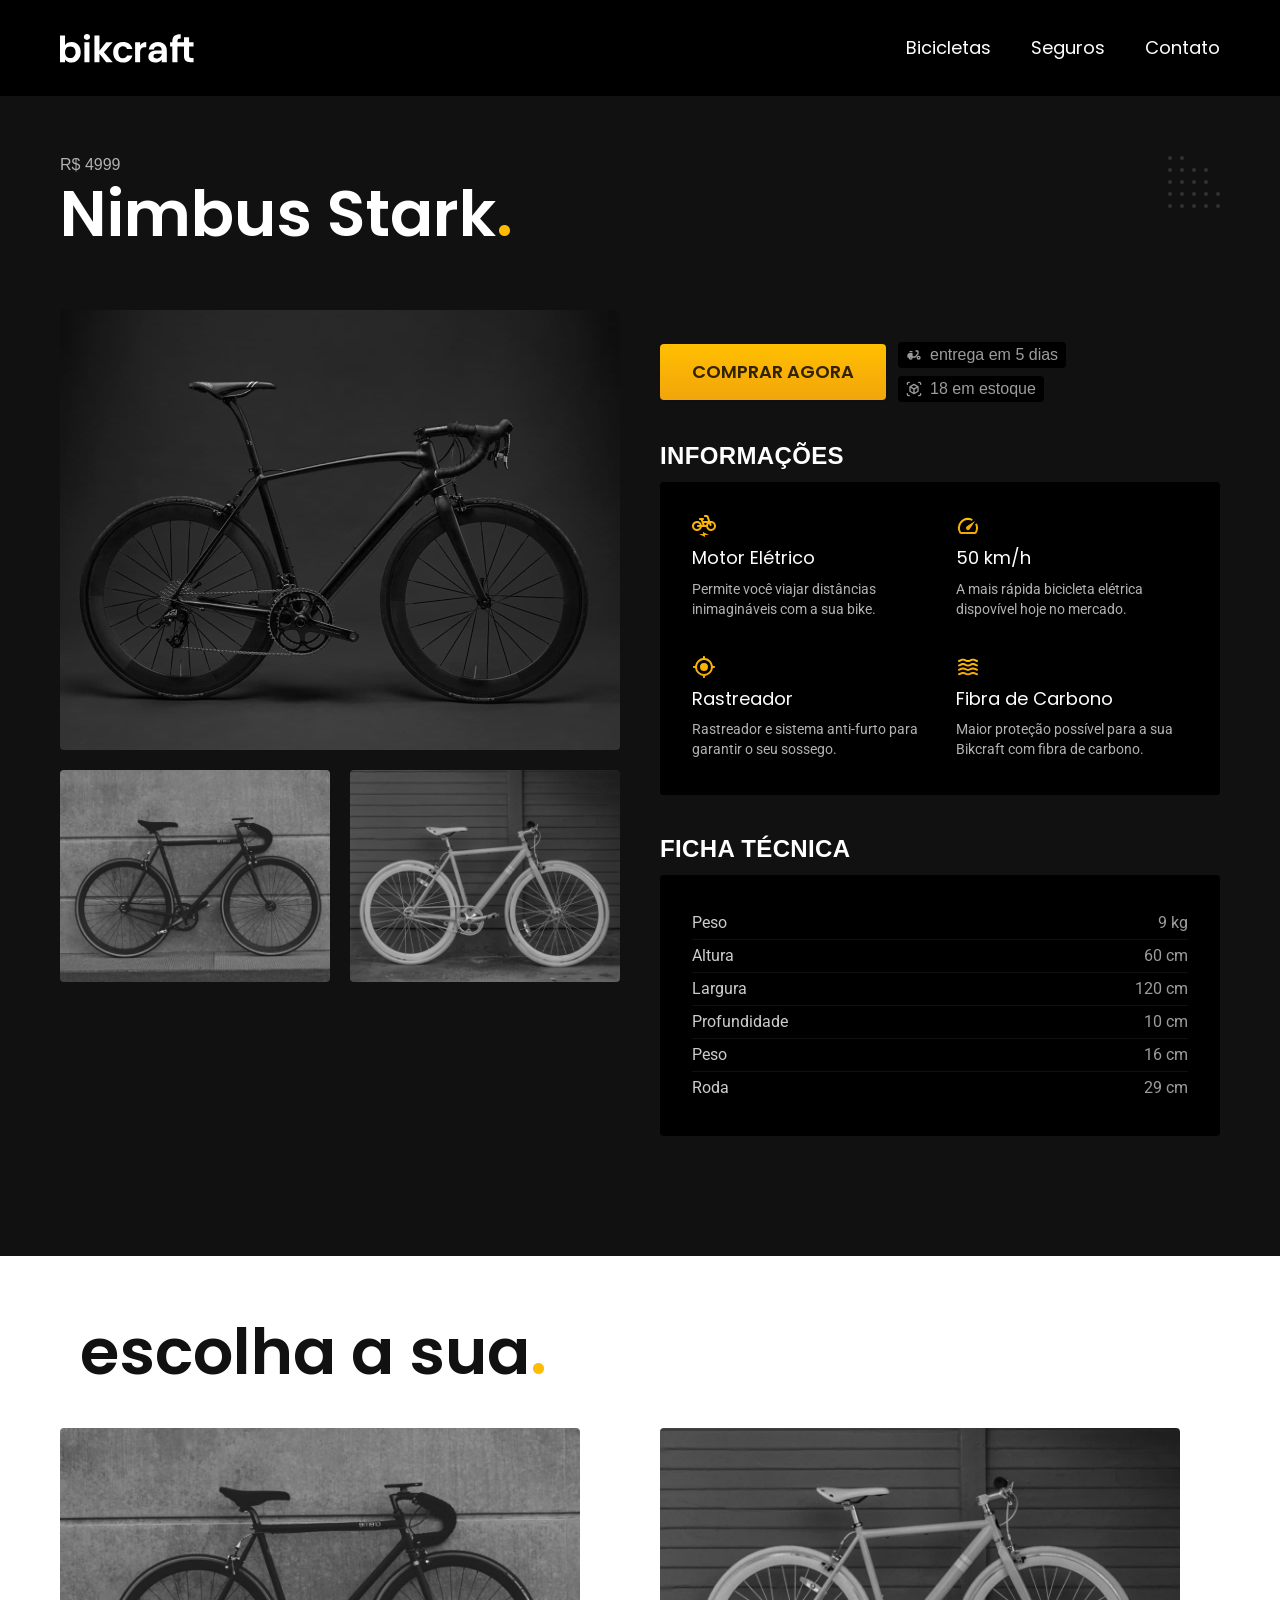
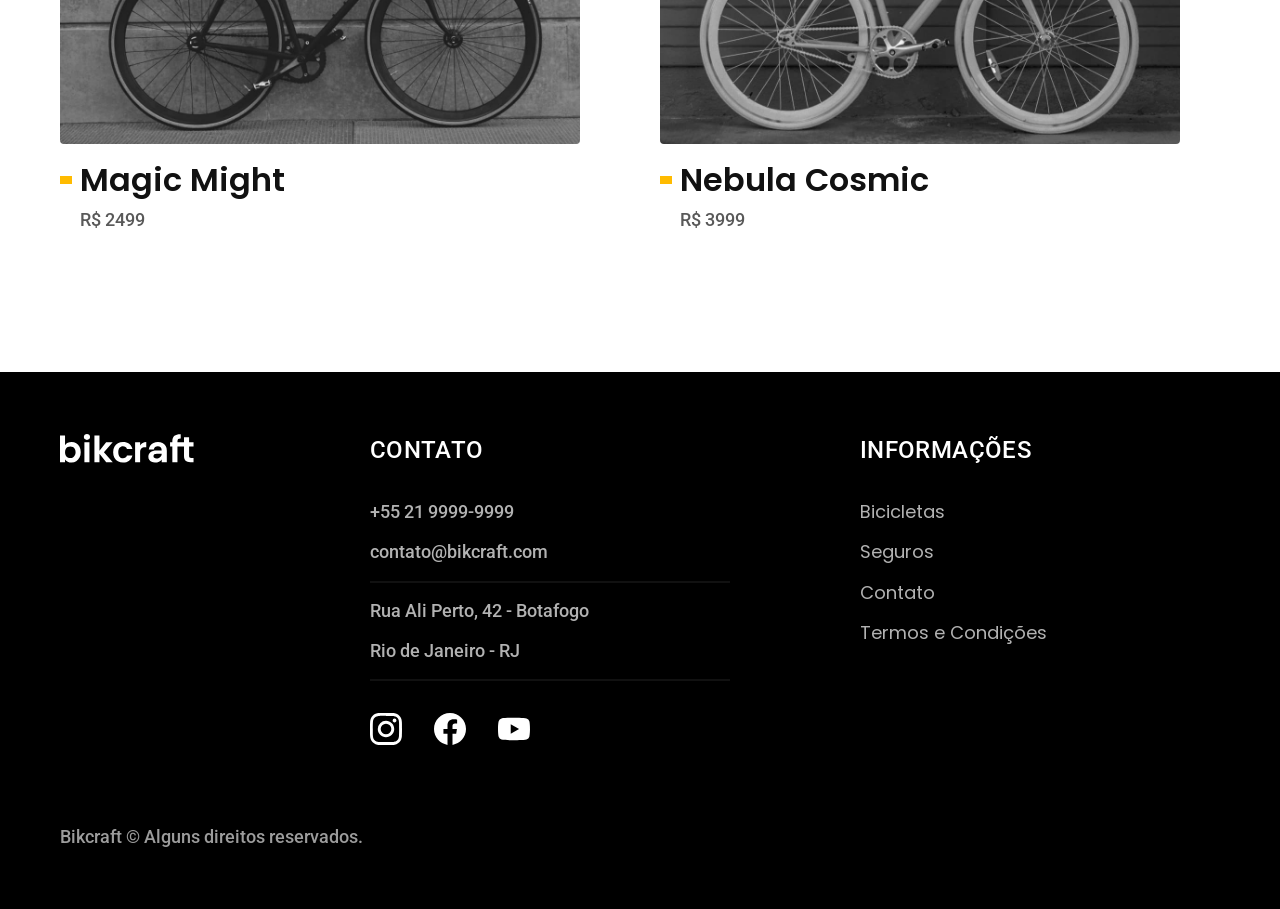
<file: bicicletas/nimbus.html>
<!DOCTYPE html>

<html lang="pt-br">

<head>
  <meta charset="UTF-8">
  <meta name="viewport" content="width=device-width, initial-scale=1.0">
  <title>Termos e Condições | Bikcraft</title>
  <meta name="descripition" content="Termos e condições.">

  <link rel="stylesheet" href="../css/style.css">
  <link rel="preconnect" href="https://fonts.googleapis.com">
  <link rel="preconnect" href="https://fonts.gstatic.com" crossorigin>
  <link href="https://fonts.googleapis.com/css2?family=Poppins:wght@400;600&family=Roboto:ital,wdth,wght@0,75..100,100..900;1,75..100,100..900&display=swap" rel="stylesheet">
</head>

<body id="bicicleta">
  <header class="header-bg">
    <div class="header container">
      <a href="../">
        <img src="../img/bikcraft.svg" alt="Bikcraft">
      </a>

      <nav aria-label="primaria"></nav>
      <ul class="header-menu font-1-m cor-0">
        <li><a href="../bicicletas.html">Bicicletas</a></li>
        <li><a href="../seguros.html">Seguros</a></li>
        <li><a href="../contato.html">Contato</a></li>
      </ul>
    </div>
  </header>

  <main class="titulo-bg">
    <div>
      <div class="titulo container">
        <p class="font-x-l cor-5">R$ 4999</p>
        <h1 class="font-1-xxl cor-0">Nimbus Stark<span class="cor-p1">.</span></h1>
      </div>
    </div>
    <div class="bicicleta container">
      <div class="bicicleta-imagens">
        <img src="../img/bicicleta/nimbus1.jpg" alt="">
        <img src="../img/bicicleta/nimbus2.jpg" alt="">
        <img src="../img/bicicleta/nimbus3.jpg" alt="">
      </div>
      <div class="bicicleta-conteudo">
        <p class="font-2-l cor-5"></p>
        <div class="bicicleta-comprar">
          <a class="botao" href="../orcamento.html">Comprar Agora</a>
          <span class="font-1-x-s cor-6"><img src="../img/icones/entrega.svg" alt="">entrega em 5 dias</span>
          <span class="font-1-x-s cor-6"><img src="../img/icones/estoque.svg" alt="">18 em estoque</span>
        </div>
        <h2 class="font-1-x-s cor-0">Informações</h2>
        <ul class="bicicleta-informacoes">
          <li>
            <img src="../img/icones/eletrica.svg" alt="">
            <h3 class="font-1-m cor-0">Motor Elétrico</h3>
            <p class="font-2-xs cor-5">Permite você viajar distâncias inimagináveis com a sua bike.</p>
          </li>
          <li>
            <img src="../img/icones/velocidade.svg" alt="">
            <h3 class="font-1-m cor-0">50 km/h</h3>
            <p class="font-2-xs cor-5">A mais rápida bicicleta elétrica dispovível hoje no mercado.</p>
          </li>
          <li>
            <img src="../img/icones/rastreador.svg" alt="">
            <h3 class="font-1-m cor-0">Rastreador</h3>
            <p class="font-2-xs cor-5">Rastreador e sistema anti-furto para garantir o seu sossego.</p>
          </li>
          <li>
            <img src="../img/icones/carbono.svg" alt="">
            <h3 class="font-1-m cor-0">Fibra de Carbono</h3>
            <p class="font-2-xs cor-5">Maior proteção possível para a sua Bikcraft com fibra de carbono.</p>
          </li>
        </ul>
        <h2 class="font-1-x-s cor-0">Ficha Técnica</h2>
        <ul class="bicicleta-ficha font-2-s cor-4">
          <li>Peso <span>9 kg</span></li>
          <li>Altura <span>60 cm</span></li>
          <li>Largura <span>120 cm</span></li>
          <li>Profundidade <span>10 cm</span></li>
          <li>Peso <span>16 cm</span></li>
          <li>Roda <span>29 cm</span></li>
        </ul>
      </div>
    </div>
  </main>

  <article class="bicicletas-lista container">
    <h2 class="container font-1-xxl">escolha a sua<span class="cor-p1">.</span></h2>

    <ul>
      <li>
        <a href="./magic.html">
          <img src="../img/bicicletas/magic.jpg" alt="Bicicleta preta">
          <h3 class="font-1-xl">Magic Might</h3>
          <span class="font-2-m cor-8">R$ 2499</span>
      </li>
      <li>
        <a href="./magic.html">
          <img src="../img/bicicletas/nebula.jpg" alt="Bicicleta preta">
          <h3 class="font-1-xl">Nebula Cosmic</h3>
          <span class="font-2-m cor-8">R$ 3999</span>
      </li>
      </a>
    </ul>
  </article>

  <footer class="footer-bg">
    <div class="footer container">
      <img src="../img/bikcraft.svg" alt="Bikcraft">
      <div class="footer-contato">
        <h3 class="font-2-l-b cor-0">Contato</h3>
        <ul class="font-2-m cor-5">
          <li><a href="tel:+552199999999">+55 21 9999-9999</a></li>
          <li><a href="mailto:contato@bikcraft.com">contato@bikcraft.com</a></li>
          <li>Rua Ali Perto, 42 - Botafogo</li>
          <li>Rio de Janeiro - RJ</li>
        </ul>
        <div class="footer-redes">
          <a href="../"><img src="../img/redes/instagram.svg" alt="Instagram"></a>
          <a href="../"><img src="../img/redes/facebook.svg" alt="Facebook"></a>
          <a href="../"><img src="../img/redes/youtube.svg" alt="Youtube"></a>
        </div>
      </div>
      <div class="footer-informacoes">
        <h3 class="font-2-l-b cor-0">Informações</h3>
        <nav>
          <ul class="font-1-m cor-5">
            <li><a href="../bicicletas.html">Bicicletas</a></li>
            <li><a href="../seguros.html">Seguros</a></li>
            <li><a href="../contato.html">Contato</a></li>
            <li><a href="../termos.html">Termos e Condições</a></li>
          </ul>
        </nav>
      </div>
      <p class="footer-copy font-2-m cor-6">Bikcraft © Alguns direitos reservados.</p>
    </div>
  </footer>
</body>
</file>
<file: css/style.css>
@import "./global/global.css";
@import "./utilidades/tipografia.css";
@import "./utilidades/cores.css";

@import "./global/header.css";
@import "./global/footer.css";

/* Utilidades */
@import "./utilidades/componentes.css";
@import "./utilidades/formulario.css";

/* Home */
@import "./home/introducao.css";
@import "./home/tecnologia.css";
@import "./home/parceiros.css";
@import "./home/depoimento.css";

/* bicicletas */
@import "./bicicletas/bicicletas-lista.css";
@import "./bicicletas/bicicletas.css";

/* bicicleta */
@import "./bicicleta/bicicleta.css";
@import "./bicicleta/seguro.css";

/* seguros */
@import "./seguros/seguros.css";
@import "./seguros/vantagens.css";
@import "./seguros/perguntas.css";

/* contato */
@import "./contato/contato.css";
@import "./contato/lojas.css";

/* orcamento */
@import "./orcamento/orcamento.css";

/* termos */
@import "./termos/termos.css";
</file>
